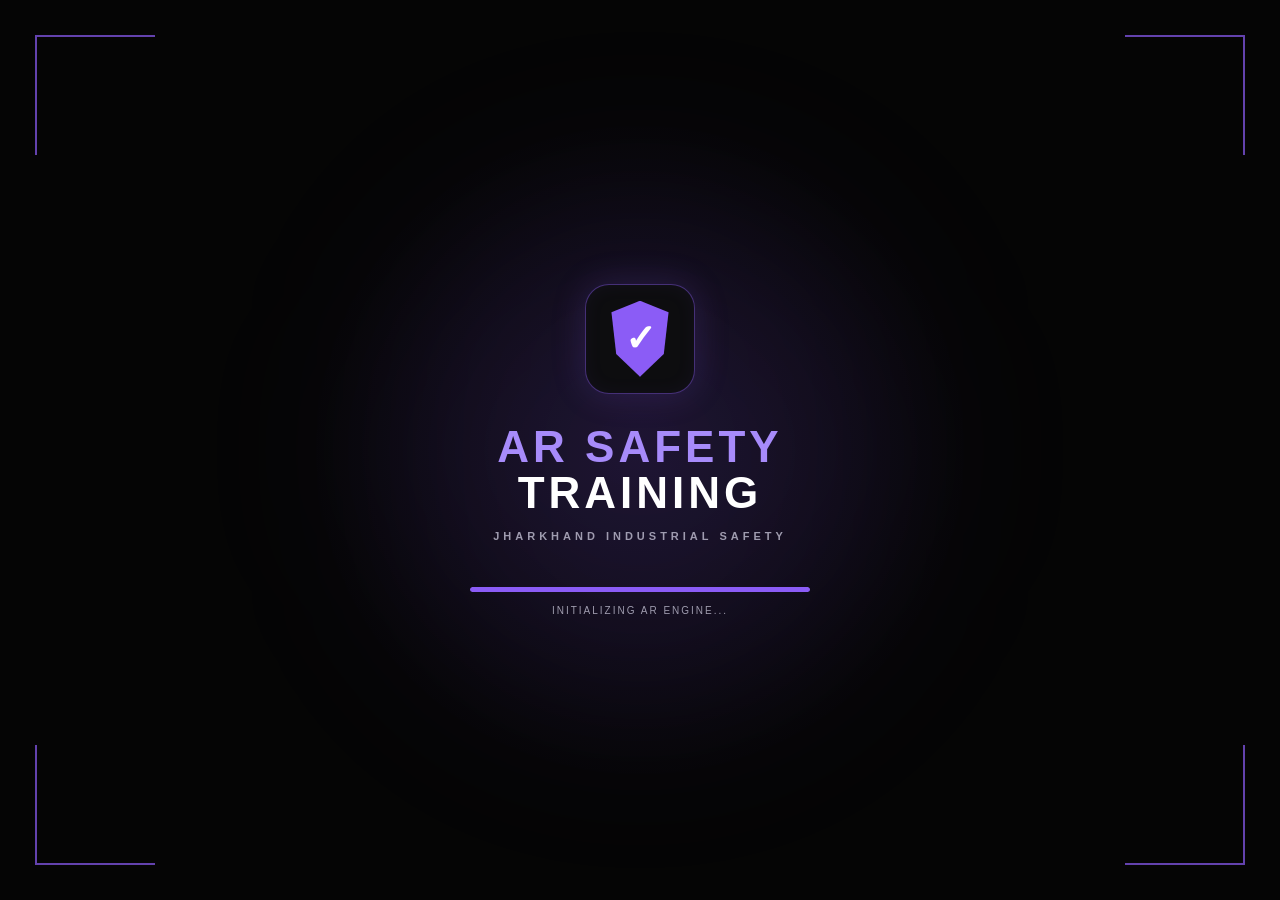
<file: index.html>
<!DOCTYPE html>
<html lang="en">

<head>

    <meta charset="UTF-8">

    <meta name="viewport"
          content="width=device-width, initial-scale=1.0">

    <title>AR Safety Training</title>
    
    <link rel="stylesheet" href="splash.css">

</head>


<body>

<div class="splash-container">

    <!-- CORNER DESIGN -->

    <div class="corner top-left"></div>
    <div class="corner top-right"></div>

    <div class="corner bottom-left"></div>
    <div class="corner bottom-right"></div>


    <!-- SHIELD -->

    <div class="shield-box">

        <div class="shield">
            ✓
        </div>

    </div>


    <!-- TITLE -->

    <h1>

        <span>AR SAFETY</span><br>

        TRAINING

    </h1>


    <p class="subtitle">
        JHARKHAND INDUSTRIAL SAFETY
    </p>


    <!-- PROGRESS -->

    <div class="progress-container">

        <div class="progress-bar"></div>

    </div>


    <p class="loading-text">
        INITIALIZING AR ENGINE...
    </p>

</div>


<script>

    setTimeout(function () {

        window.location.href = "auth.html";

    }, 10000);

</script>


</body>

</html>
</file>
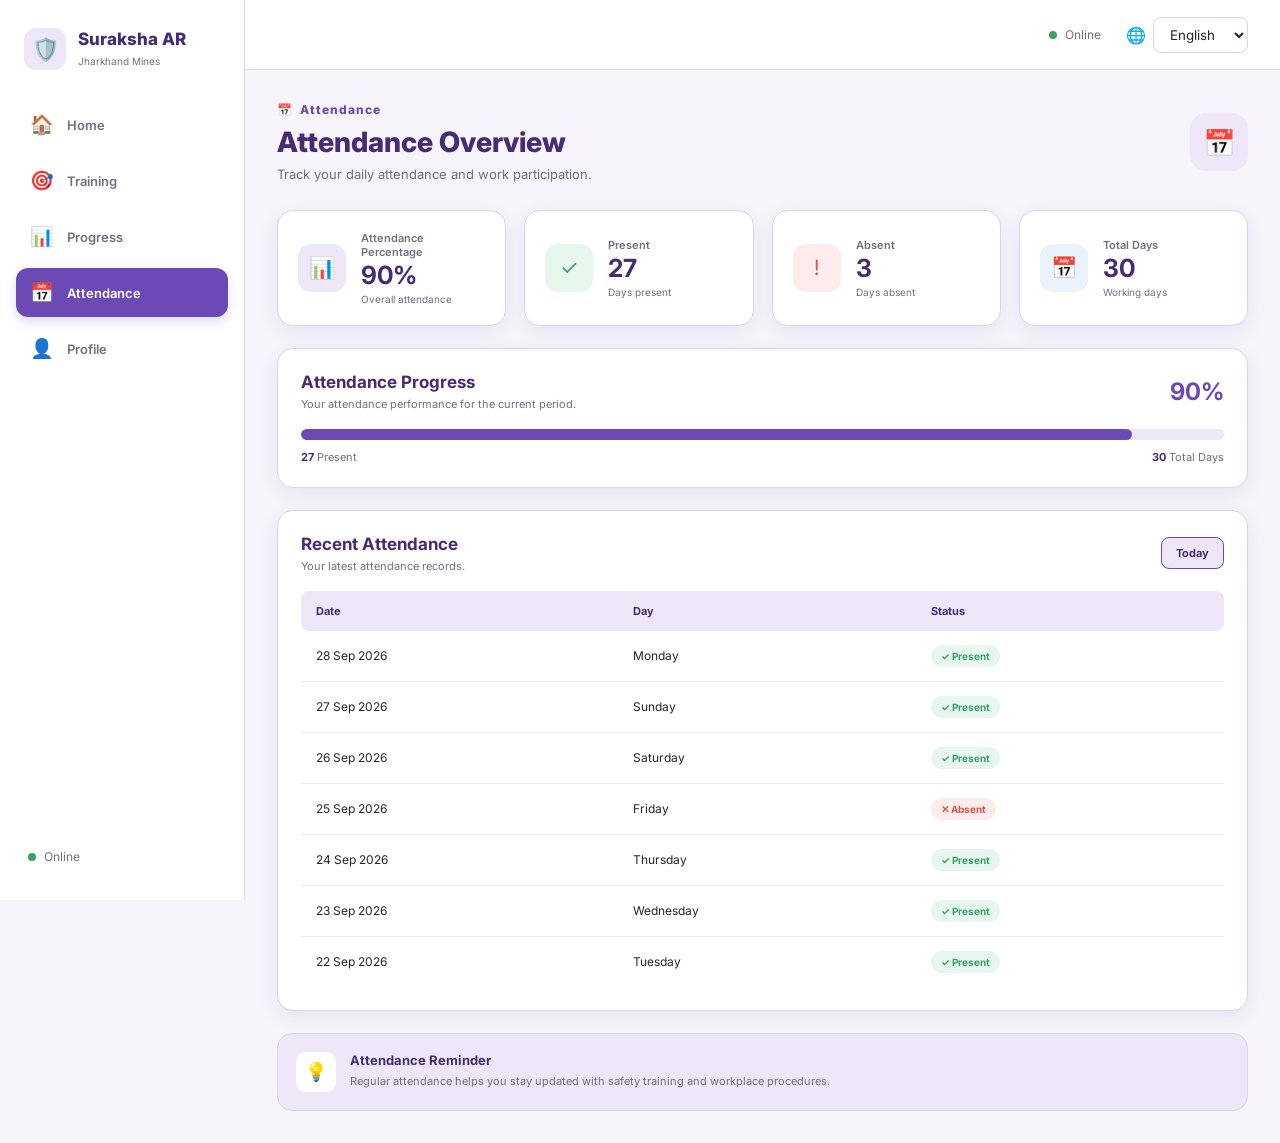
<file: attendance.html>
<!DOCTYPE html>
<html lang="en">

<head>
    <meta charset="UTF-8">
    <meta name="viewport" content="width=device-width, initial-scale=1.0">

    <title>AR SAFETY TRAINING - Attendance</title>
    
    <link rel="stylesheet" href="attendance.css">

    <link
        href="https://fonts.googleapis.com/css2?family=Inter:wght@400;500;600;700;800&display=swap"
        rel="stylesheet">
</head>

<body>

    <!-- ================= SIDEBAR ================= -->

    <aside class="sidebar">

        <div class="logo-area">
            <div class="logo-icon">🛡️</div>

            <div>
                <h2>Suraksha AR</h2>
                <span>Jharkhand Mines</span>
            </div>
        </div>

        <nav class="side-nav">

            <button id="sideHome">
                <span>🏠</span>
                <small data-i18n="home">Home</small>
            </button>

            <button id="sideTraining">
                <span>🎯</span>
                <small data-i18n="training">Training</small>
            </button>

            <button id="sideProgress">
                <span>📊</span>
                <small data-i18n="progress">Progress</small>
            </button>

            <button id="sideAttendance" class="active">
                <span>📅</span>
                <small data-i18n="attendance">Attendance</small>
            </button>

            <button id="sideProfile">
                <span>👤</span>
                <small data-i18n="profile">Profile</small>
            </button>

        </nav>

        <div class="sidebar-bottom">

            <div class="sidebar-status">
                <span class="status-dot"></span>
                <span data-i18n="online">Online</span>
            </div>

        </div>

    </aside>


    <!-- ================= MAIN AREA ================= -->

    <main class="main-content">

        <!-- TOP BAR -->

        <header class="topbar">

            <div class="mobile-page-title">
                <span>📅</span>
                <span data-i18n="attendance">Attendance</span>
            </div>

            <div class="topbar-right">

                <div class="connection-status">
                    <span class="status-dot"></span>
                    <span data-i18n="online">Online</span>
                </div>

                <div class="language-box">

                    <span>🌐</span>

                    <select id="languageSelect">

                        <option value="en">English</option>
                        <option value="hi">हिन्दी</option>
                        <option value="sat">Santhali</option>

                    </select>

                </div>

            </div>

        </header>


        <!-- ================= PAGE CONTENT ================= -->

        <section class="page-content">

            <!-- PAGE HEADER -->

            <div class="page-header">

                <div>

                    <p class="page-label">
                        <span>📅</span>
                        <span data-i18n="attendance">ATTENDANCE</span>
                    </p>

                    <h1 data-i18n="attendanceOverview">
                        Attendance Overview
                    </h1>

                    <p data-i18n="trackYourAttendance">
                        Track your daily attendance and work participation.
                    </p>

                </div>

                <div class="calendar-icon">
                    📅
                </div>

            </div>


            <!-- ================= SUMMARY CARDS ================= -->

            <div class="attendance-summary">

                <!-- ATTENDANCE PERCENTAGE -->

                <div class="summary-card percentage-card">

                    <div class="summary-icon purple-icon">
                        📊
                    </div>

                    <div class="summary-info">

                        <span data-i18n="attendancePercentage">
                            Attendance Percentage
                        </span>

                        <strong id="attendancePercentage">
                            90%
                        </strong>

                        <small data-i18n="overallAttendance">
                            Overall attendance
                        </small>

                    </div>

                </div>


                <!-- PRESENT -->

                <div class="summary-card">

                    <div class="summary-icon green-icon">
                        ✓
                    </div>

                    <div class="summary-info">

                        <span data-i18n="present">
                            Present
                        </span>

                        <strong id="presentDays">
                            27
                        </strong>

                        <small data-i18n="daysPresent">
                            Days present
                        </small>

                    </div>

                </div>


                <!-- ABSENT -->

                <div class="summary-card">

                    <div class="summary-icon red-icon">
                        !
                    </div>

                    <div class="summary-info">

                        <span data-i18n="absent">
                            Absent
                        </span>

                        <strong id="absentDays">
                            3
                        </strong>

                        <small data-i18n="daysAbsent">
                            Days absent
                        </small>

                    </div>

                </div>


                <!-- TOTAL DAYS -->

                <div class="summary-card">

                    <div class="summary-icon blue-icon">
                        📅
                    </div>

                    <div class="summary-info">

                        <span data-i18n="totalDays">
                            Total Days
                        </span>

                        <strong id="totalDays">
                            30
                        </strong>

                        <small data-i18n="workingDays">
                            Working days
                        </small>

                    </div>

                </div>

            </div>


            <!-- ================= ATTENDANCE PROGRESS ================= -->

            <div class="attendance-progress-card">

                <div class="section-title">

                    <div>

                        <h2 data-i18n="attendanceProgress">
                            Attendance Progress
                        </h2>

                        <p data-i18n="attendanceProgressDescription">
                            Your attendance performance for the current period.
                        </p>

                    </div>

                    <strong id="progressPercentage">
                        90%
                    </strong>

                </div>

                <div class="progress-track">

                    <div
                        class="progress-fill"
                        id="attendanceProgressBar"
                        style="width: 90%;">
                    </div>

                </div>

                <div class="progress-labels">

                    <span>
                        <b id="progressPresent">27</b>
                        <span data-i18n="presentDaysLabel"> Present</span>
                    </span>

                    <span>
                        <b id="progressTotal">30</b>
                        <span data-i18n="totalDaysLabel"> Total Days</span>
                    </span>

                </div>

            </div>


            <!-- ================= RECENT ATTENDANCE ================= -->

            <div class="attendance-history-card">

                <div class="history-header">

                    <div>

                        <h2 data-i18n="recentAttendance">
                            Recent Attendance
                        </h2>

                        <p data-i18n="recentAttendanceDescription">
                            Your latest attendance records.
                        </p>

                    </div>

                    <button
                        class="today-btn"
                        id="todayBtn"
                        data-i18n="today">
                        Today
                    </button>

                </div>


                <div class="attendance-table-wrapper">

                    <table class="attendance-table">

                        <thead>

                            <tr>

                                <th data-i18n="date">
                                    Date
                                </th>

                                <th data-i18n="day">
                                    Day
                                </th>

                                <th data-i18n="status">
                                    Status
                                </th>

                            </tr>

                        </thead>

                        <tbody id="attendanceTableBody">

                            <!-- JS will insert records -->

                        </tbody>

                    </table>

                </div>

            </div>


            <!-- ================= ATTENDANCE NOTE ================= -->

            <div class="attendance-note">

                <div class="note-icon">
                    💡
                </div>

                <div>

                    <h3 data-i18n="attendanceNoteTitle">
                        Attendance Reminder
                    </h3>

                    <p data-i18n="attendanceNote">
                        Regular attendance helps you stay updated with safety
                        training and workplace procedures.
                    </p>

                </div>

            </div>

        </section>

    </main>


    <!-- ================= MOBILE NAV ================= -->

    <nav class="mobile-nav">

        <button id="mobileHome">

            <span>🏠</span>

            <small data-i18n="home">
                Home
            </small>

        </button>


        <button id="mobileTraining">

            <span>🎯</span>

            <small data-i18n="training">
                Training
            </small>

        </button>


        <button id="mobileProgress">

            <span>📊</span>

            <small data-i18n="progress">
                Progress
            </small>

        </button>


        <button id="mobileAttendance" class="active">

            <span>📅</span>

            <small data-i18n="attendance">
                Attendance
            </small>

        </button>


        <button id="mobileProfile">

            <span>👤</span>

            <small data-i18n="profile">
                Profile
            </small>

        </button>

    </nav>


    <!-- ================= SCRIPTS ================= -->

    <script src="attendance.js"></script>
    <script src="language-system.js"></script>

</body>

</html>
</file>
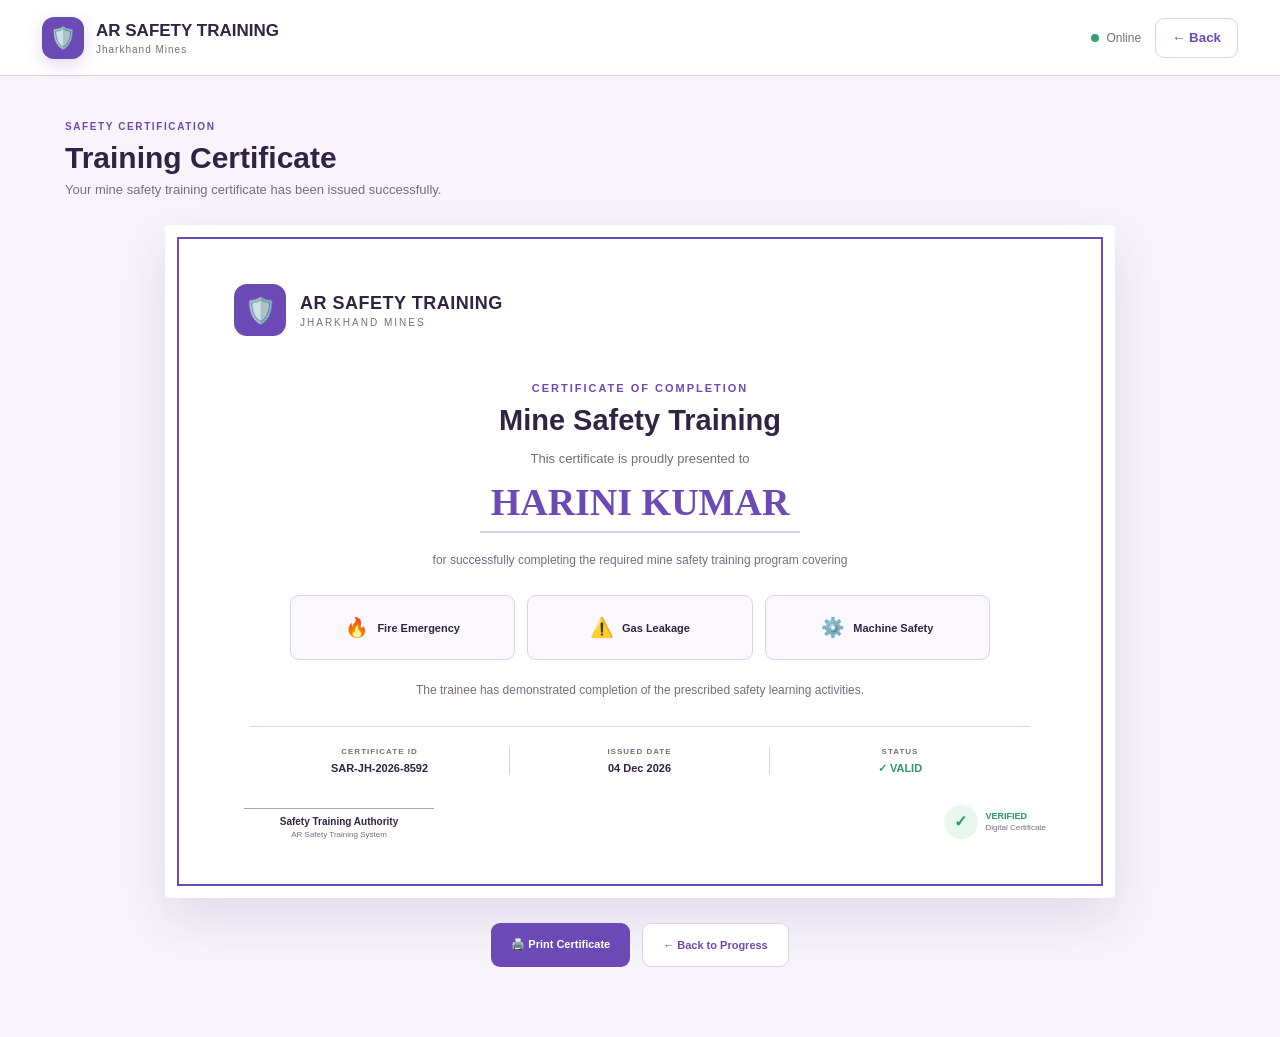
<file: certificate.html>
<!DOCTYPE html>
<html lang="en">

<head>
    <meta charset="UTF-8">
    <meta name="viewport" content="width=device-width, initial-scale=1.0">

    <title>Safety Certificate - AR Safety Training</title>

    <link rel="stylesheet" href="certificate.css">
</head>

<body>

<div class="app">

    <!-- TOP BAR -->
    <header class="topbar">

        <div class="brand">
            <div class="brand-icon">🛡️</div>

            <div>
                <h1>AR SAFETY TRAINING</h1>
                <span>Jharkhand Mines</span>
            </div>
        </div>

        <div class="top-actions">

            <div class="online-status">
                <span></span>
                Online
            </div>

            <button class="back-btn" onclick="goBack()">
                ← Back
            </button>

        </div>

    </header>


    <!-- MAIN -->
    <main class="main-content">

        <div class="page-heading">

            <span>SAFETY CERTIFICATION</span>

            <h2>Training Certificate</h2>

            <p>
                Your mine safety training certificate has been issued successfully.
            </p>

        </div>


        <!-- CERTIFICATE -->
        <section class="certificate-wrapper">

            <div class="certificate">

                <div class="certificate-border">

                    <!-- HEADER -->
                    <div class="certificate-header">

                        <div class="shield">
                            🛡️
                        </div>

                        <div>
                            <h1>AR SAFETY TRAINING</h1>
                            <p>JHARKHAND MINES</p>
                        </div>

                    </div>


                    <div class="certificate-title">

                        <span>CERTIFICATE OF COMPLETION</span>

                        <h2>Mine Safety Training</h2>

                        <p>
                            This certificate is proudly presented to
                        </p>

                    </div>


                    <!-- NAME -->
                    <div class="worker-name" id="workerName">
                        Ramesh Murmu
                    </div>


                    <p class="certificate-text">

                        for successfully completing the required
                        mine safety training program covering

                    </p>


                    <!-- MODULES -->
                    <div class="modules">

                        <div class="module">
                            <span>🔥</span>
                            <strong>Fire Emergency</strong>
                        </div>

                        <div class="module">
                            <span>⚠️</span>
                            <strong>Gas Leakage</strong>
                        </div>

                        <div class="module">
                            <span>⚙️</span>
                            <strong>Machine Safety</strong>
                        </div>

                    </div>


                    <p class="certificate-text bottom-text">

                        The trainee has demonstrated completion of the
                        prescribed safety learning activities.

                    </p>


                    <!-- DETAILS -->
                    <div class="certificate-details">

                        <div>
                            <span>CERTIFICATE ID</span>
                            <strong id="certificateId">
                                SAR-JH-2026-001
                            </strong>
                        </div>

                        <div>
                            <span>ISSUED DATE</span>
                            <strong id="issuedDate">
                                --
                            </strong>
                        </div>

                        <div>
                            <span>STATUS</span>
                            <strong class="valid">
                                ✓ VALID
                            </strong>
                        </div>

                    </div>


                    <!-- SIGNATURE -->
                    <div class="certificate-footer">

                        <div class="signature">
                            <div class="signature-line"></div>
                            <strong>Safety Training Authority</strong>
                            <span>AR Safety Training System</span>
                        </div>

                        <div class="verified">
                            <div class="verified-icon">✓</div>

                            <div>
                                <strong>VERIFIED</strong>
                                <span>Digital Certificate</span>
                            </div>
                        </div>

                    </div>

                </div>

            </div>


            <!-- ACTIONS -->
            <div class="certificate-actions">

                <button class="primary-btn" onclick="printCertificate()">
                    🖨️ Print Certificate
                </button>

                <button class="secondary-btn" onclick="goBack()">
                    ← Back to Progress
                </button>

            </div>

        </section>

    </main>

</div>


<script src="certificate.js"></script>

</body>
</html>
</file>
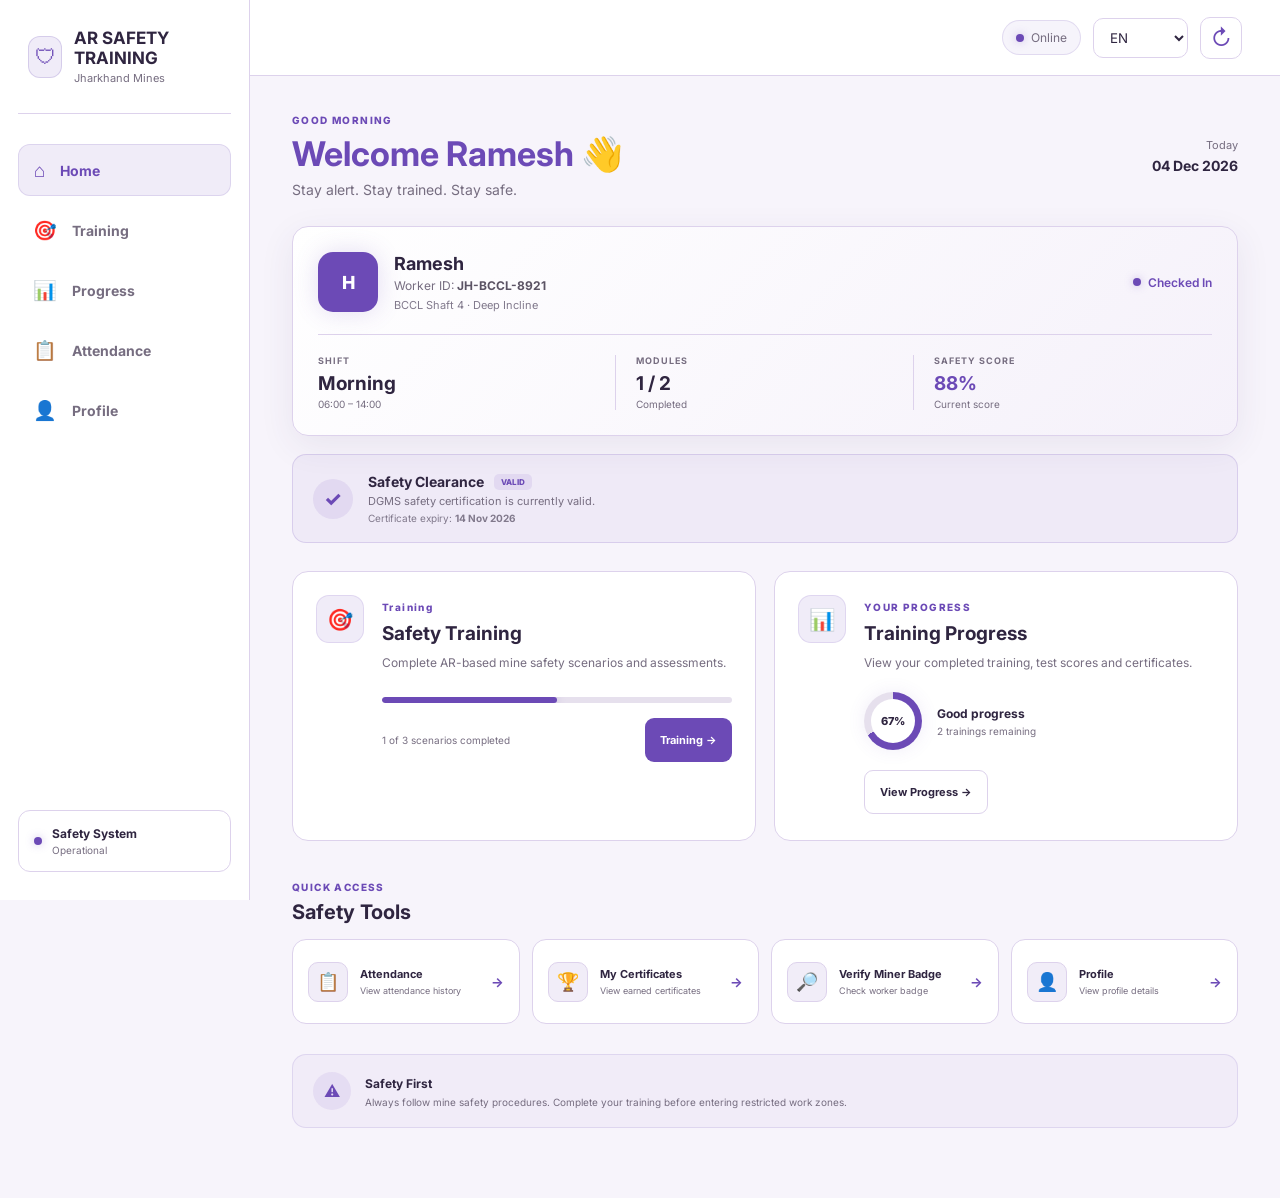
<file: home.html>
<!DOCTYPE html>
<html lang="en">

<head>

    <meta charset="UTF-8">
    <meta name="viewport" content="width=device-width, initial-scale=1.0">

    <title>AR SAFETY TRAINING - Jharkhand Mines</title>

    <link rel="stylesheet" href="home.css">

    <link rel="preconnect" href="https://fonts.googleapis.com">
    <link rel="preconnect" href="https://fonts.gstatic.com" crossorigin>

    <link
        href="https://fonts.googleapis.com/css2?family=Inter:wght@400;500;600;700;800&display=swap"
        rel="stylesheet">

</head>

<body>

<div class="app">


    <!-- ================= SIDEBAR ================= -->

    <aside class="sidebar">

        <div class="sidebar-logo">

            <div class="brand-icon">🛡</div>

            <div>
                <strong>AR SAFETY TRAINING</strong>
                <span>Jharkhand Mines</span>
            </div>

        </div>


        <nav class="side-nav">

            <button class="nav-item active" id="sideHome">

                <span>⌂</span>

                <strong data-i18n="home">
                    Home
                </strong>

            </button>


            <button class="nav-item" id="sideTraining">

                <span>🎯</span>

                <strong data-i18n="training">
                    Training
                </strong>

            </button>


            <button class="nav-item" id="sideProgress">

                <span>📊</span>

                <strong data-i18n="progress">
                    Progress
                </strong>

            </button>


            <button class="nav-item" id="sideAttendance">

                <span>📋</span>

                <strong data-i18n="attendance">
                    Attendance
                </strong>

            </button>


            <button class="nav-item" id="sideProfile">

                <span>👤</span>

                <strong data-i18n="profile">
                    Profile
                </strong>

            </button>

        </nav>


        <div class="sidebar-bottom">

            <div class="sidebar-safety">

                <span class="status-dot purple"></span>

                <div>

                    <strong>
                        Safety System
                    </strong>

                    <small>
                        Operational
                    </small>

                </div>

            </div>

        </div>

    </aside>



    <!-- ================= TOP BAR ================= -->

    <header class="topbar">

        <div class="brand">

            <div class="brand-icon">
                🛡
            </div>

            <div>

                <h1>
                    AR SAFETY TRAINING
                </h1>

                <span>
                    Jharkhand Mines
                </span>

            </div>

        </div>


        <div class="top-actions">

            <div
                class="connection-status"
                id="connectionStatus">

                <span class="status-dot purple"></span>

                <span
                    id="connectionText"
                    data-i18n="online">
                    Online
                </span>

            </div>


            <select
                id="languageSelect"
                class="language-select"
                title="Language">

                <option value="en">
                    EN
                </option>

                <option value="hi">
                    हिन्दी
                </option>

                <option value="sat">
                    ᱥᱟᱱᱛᱟᱲᱤ
                </option>

            </select>


            <button
                class="sync-btn"
                id="syncBtn"
                title="Sync">

                ↻

            </button>

        </div>

    </header>



    <!-- ================= MAIN CONTENT ================= -->

    <main class="main-content">


        <!-- ================= WELCOME ================= -->

        <section class="welcome-section">

            <div>

                <p class="small-label">
                    GOOD MORNING
                </p>


                <h2>

                    <span data-i18n="welcome">
                        Welcome
                    </span>

                    <span id="workerName">
                        Ramesh
                    </span>

                    👋

                </h2>


                <p class="welcome-text">

                    Stay alert. Stay trained. Stay safe.

                </p>

            </div>


            <div class="date-box">

                <span>
                    Today
                </span>

                <strong id="currentDate">
                    --
                </strong>

            </div>

        </section>



        <!-- ================= PROFILE ================= -->

        <section class="profile-card">

            <div class="profile-header">


                <div class="avatar">
                    H
                </div>


                <div class="worker-info">

                    <h3 id="profileName">
                        Ramesh 
                    </h3>


                    <p>

                        Worker ID:
                        <strong>
                            JH-BCCL-8921
                        </strong>

                    </p>


                    <span>
                        BCCL Shaft 4 · Deep Incline
                    </span>

                </div>


                <div class="checked-status">

                    <span class="status-dot purple"></span>

                    Checked In

                </div>

            </div>



            <div class="profile-details">


                <div class="detail-box">

                    <span>
                        SHIFT
                    </span>

                    <strong>
                        Morning
                    </strong>

                    <small>
                        06:00 – 14:00
                    </small>

                </div>



                <div class="detail-box">

                    <span>
                        MODULES
                    </span>

                    <strong>
                        1 / 2
                    </strong>

                    <small data-i18n="completed">
                        Completed
                    </small>

                </div>



                <div class="detail-box">

                    <span>
                        SAFETY SCORE
                    </span>

                    <strong class="score">
                        88%
                    </strong>

                    <small>
                        Current score
                    </small>

                </div>

            </div>

        </section>



        <!-- ================= SAFETY CLEARANCE ================= -->

        <section class="clearance-card">


            <div class="clearance-icon">
                ✓
            </div>


            <div class="clearance-content">


                <div class="clearance-title">

                    <h3>
                        Safety Clearance
                    </h3>

                    <span>
                        VALID
                    </span>

                </div>


                <p>
                    DGMS safety certification is currently valid.
                </p>


                <small>

                    Certificate expiry:
                    <strong>
                        14 Nov 2026
                    </strong>

                </small>

            </div>

        </section>



        <!-- ================= DASHBOARD ================= -->

        <section class="dashboard-grid">


            <!-- ================= TRAINING ================= -->

            <article class="dashboard-card">


                <div class="card-icon purple-icon">
                    🎯
                </div>


                <div class="card-content">


                    <span class="card-label">

                        <span data-i18n="training">
                            TRAINING
                        </span>

                    </span>


                    <h3 data-i18n="safetyTraining">
                        Safety Training
                    </h3>


                    <p>
                        Complete AR-based mine safety scenarios
                        and assessments.
                    </p>


                    <div class="progress-line">

                        <div
                            class="progress-fill"
                            style="width:50%;">

                        </div>

                    </div>


                    <div class="card-footer">


                        <span>
                            1 of 3 scenarios completed
                        </span>


                        <button
                            class="primary-btn"
                            id="trainingBtn">

                            <span data-i18n="training">
                                Open Training
                            </span>

                            →

                        </button>

                    </div>

                </div>

            </article>



            <!-- ================= PROGRESS ================= -->

            <article class="dashboard-card">


                <div class="card-icon purple-icon">
                    📊
                </div>


                <div class="card-content">


                    <span class="card-label">

                        YOUR PROGRESS

                    </span>


                    <h3 data-i18n="trainingProgress">

                        Training Progress

                    </h3>


                    <p>

                        View your completed training,
                        test scores and certificates.

                    </p>


                    <div class="progress-summary">


                        <div class="circle-progress">

                            <span>
                                67%
                            </span>

                        </div>


                        <div>

                            <strong>
                                Good progress
                            </strong>

                            <small>
                                2 trainings remaining
                            </small>

                        </div>

                    </div>


                    <button
                        class="secondary-btn"
                        id="progressBtn">

                        <span>
                            View Progress
                        </span>

                        →

                    </button>

                </div>

            </article>

        </section>



        <!-- ================= QUICK ACCESS ================= -->

        <section class="section-block">


            <div class="section-heading">

                <div>

                    <span class="card-label">
                        QUICK ACCESS
                    </span>

                    <h2>
                        Safety Tools
                    </h2>

                </div>

            </div>



            <div class="quick-grid">


                <!-- ATTENDANCE -->

                <button
                    class="quick-card"
                    id="attendanceBtn">


                    <div class="quick-icon">
                        📋
                    </div>


                    <div>

                        <strong data-i18n="attendance">
                            Attendance
                        </strong>

                        <span>
                            View attendance history
                        </span>

                    </div>


                    <b>
                        →
                    </b>

                </button>



                <!-- CERTIFICATES -->

                <button
                    class="quick-card"
                    id="certificateBtn">


                    <div class="quick-icon">
                        🏆
                    </div>


                    <div>

                        <strong>
                            My Certificates
                        </strong>

                        <span>
                            View earned certificates
                        </span>

                    </div>


                    <b>
                        →
                    </b>

                </button>



                <!-- BADGE -->

                <button
                    class="quick-card"
                    id="badgeBtn">


                    <div class="quick-icon">
                        🔎
                    </div>


                    <div>

                        <strong>
                            Verify Miner Badge
                        </strong>

                        <span>
                            Check worker badge
                        </span>

                    </div>


                    <b>
                        →
                    </b>

                </button>



                <!-- PROFILE -->

                <button
                    class="quick-card"
                    id="profileBtn">


                    <div class="quick-icon">
                        👤
                    </div>


                    <div>

                        <strong data-i18n="profile">
                            My Profile
                        </strong>

                        <span>
                            View profile details
                        </span>

                    </div>


                    <b>
                        →
                    </b>

                </button>

            </div>

        </section>



        <!-- ================= SAFETY MESSAGE ================= -->

        <section class="safety-message">


            <div class="message-icon">
                ⚠
            </div>


            <div>

                <strong>
                    Safety First
                </strong>


                <p>

                    Always follow mine safety procedures.
                    Complete your training before entering
                    restricted work zones.

                </p>

            </div>

        </section>

    </main>



    <!-- ================= MOBILE BOTTOM NAV ================= -->

    <nav class="bottom-nav">


        <button
            class="bottom-item active"
            id="mobileHome">

            <span>
                ⌂
            </span>

            <small data-i18n="home">
                Home
            </small>

        </button>


        <button
            class="bottom-item"
            id="mobileTraining">

            <span>
                🎯
            </span>

            <small data-i18n="training">
                Training
            </small>

        </button>


        <button
            class="bottom-item"
            id="mobileProgress">

            <span>
                📊
            </span>

            <small data-i18n="progress">
                Progress
            </small>

        </button>


        <button
            class="bottom-item"
            id="mobileProfile">

            <span>
                👤
            </span>

            <small data-i18n="profile">
                Profile
            </small>

        </button>

    </nav>



    <!-- ================= SYNC LOADER ================= -->

    <div
        class="sync-overlay"
        id="syncOverlay">


        <div class="sync-loader">


            <div class="loader"></div>


            <strong>
                Syncing data...
            </strong>


            <span>
                Please wait
            </span>

        </div>

    </div>

</div>



<!-- HOME JAVASCRIPT -->

<script src="home.js"></script>


<!-- COMMON LANGUAGE SYSTEM -->

<script src="language-system.js"></script>


</body>
</html>
</file>
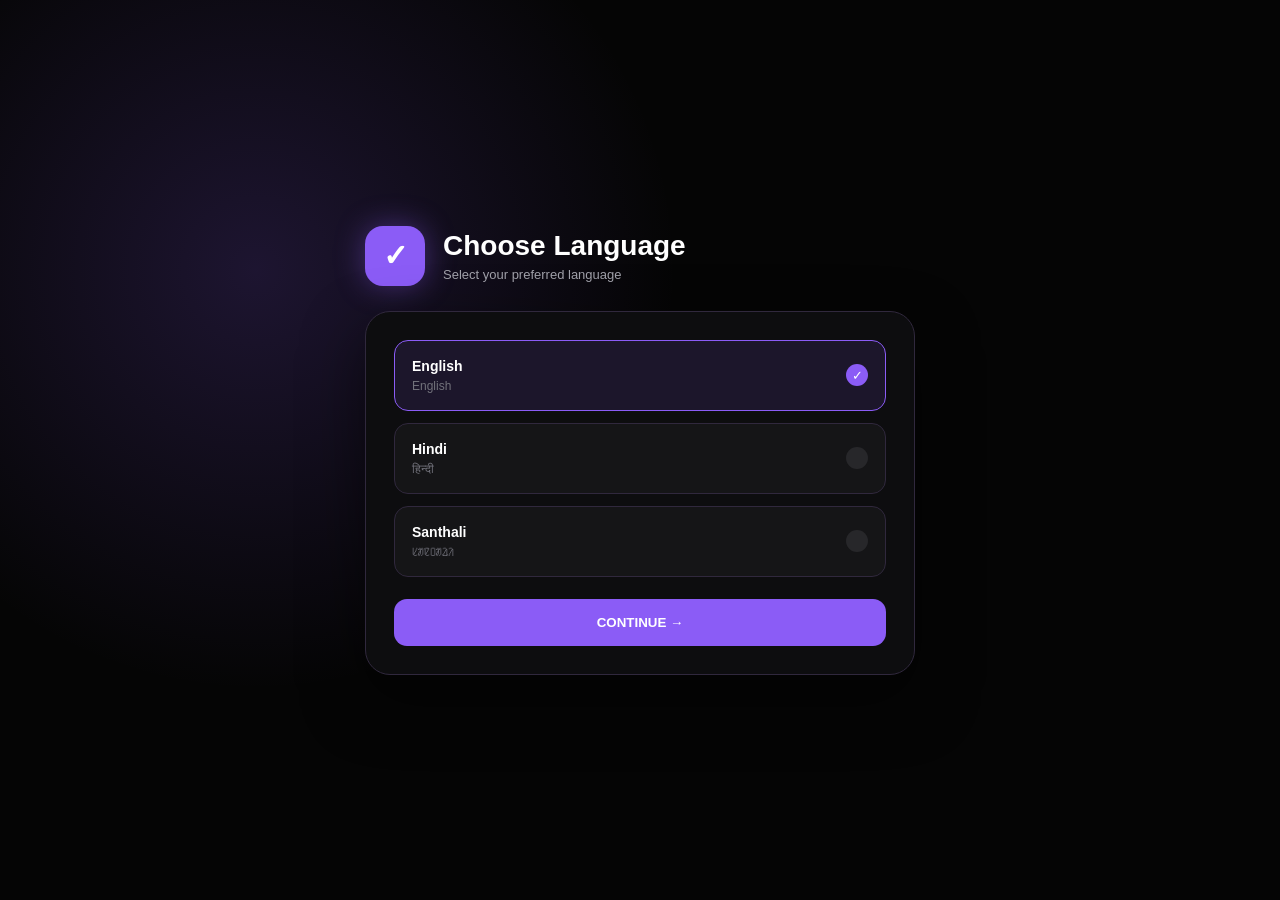
<file: language.html>
<!DOCTYPE html>
<html lang="en">

<head>
    <meta charset="UTF-8">
    <meta name="viewport" content="width=device-width, initial-scale=1.0">

    <title>Choose Language</title>
    
    <link rel="stylesheet" href="language.css">
</head>

<body>

<div class="language-page">

    <div class="language-header">
        <div class="language-logo">✓</div>

        <div>
            <h1>Choose Language</h1>
            <p>Select your preferred language</p>
        </div>
    </div>


    <div class="language-card">

        <button class="language-option selected"
                data-language="en">

            <div>
                <strong>English</strong>
                <small>English</small>
            </div>

            <span>✓</span>

        </button>


        <button class="language-option"
                data-language="hi">

            <div>
                <strong>Hindi</strong>
                <small>हिन्दी</small>
            </div>

            <span>✓</span>

        </button>


        <button class="language-option"
                data-language="sat">

            <div>
                <strong>Santhali</strong>
                <small>ᱥᱟᱱᱛᱟᱲᱤ</small>
            </div>

            <span>✓</span>

        </button>


        <button class="continue-btn"
                onclick="continueToHome()">

            CONTINUE →
            
        </button>

    </div>

</div>

<script src="language.js"></script>

</body>
</html>
</file>
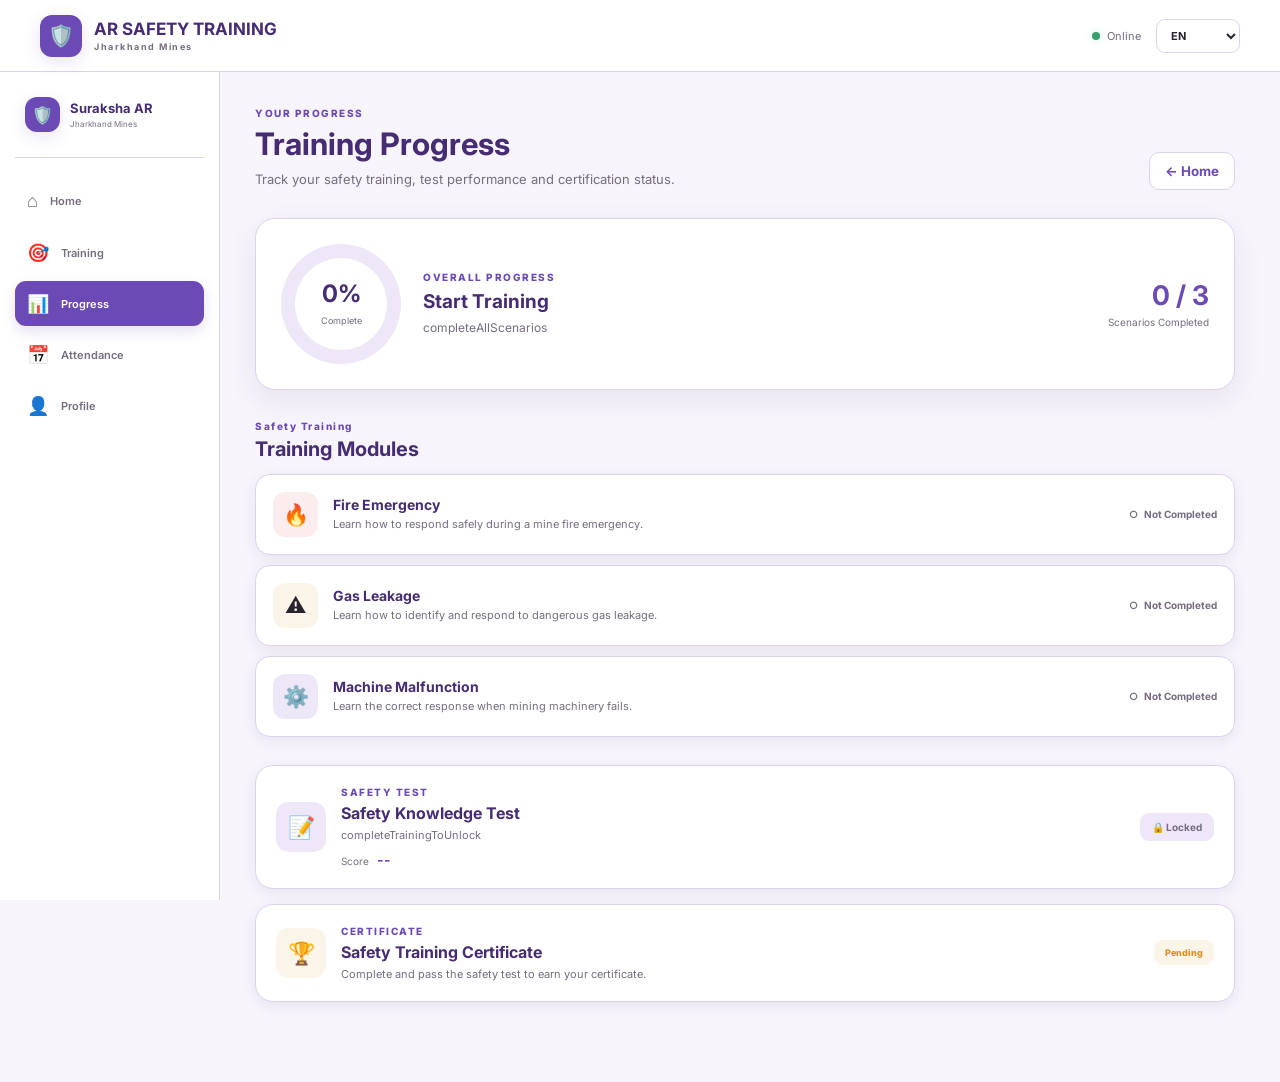
<file: progress.html>
<!DOCTYPE html>
<html lang="en">

<head>

    <meta charset="UTF-8">
    <meta name="viewport" content="width=device-width, initial-scale=1.0">

    <title>AR SAFETY TRAINING - Progress</title>
    
    <link rel="stylesheet" href="progress.css">

    <link rel="preconnect" href="https://fonts.googleapis.com">
    <link rel="preconnect" href="https://fonts.gstatic.com" crossorigin>

    <link
        href="https://fonts.googleapis.com/css2?family=Inter:wght@400;500;600;700;800&display=swap"
        rel="stylesheet">

</head>


<body>


<div class="app">


    <!-- ================= TOP BAR ================= -->

    <header class="topbar">

        <div class="brand">

            <div class="brand-icon">
                🛡️
            </div>

            <div>

                <h1>AR SAFETY TRAINING</h1>

                <span>Jharkhand Mines</span>

            </div>

        </div>


        <div class="top-actions">

            <div
                class="connection-status"
                id="connectionStatus">

                <span class="status-dot"></span>

                <span id="connectionText" data-i18n="online">
                    Online
                </span>

            </div>


            <select
                id="languageSelect"
                class="language-select">

                <option value="en">
                    EN
                </option>

                <option value="hi">
                    हिन्दी
                </option>

                <option value="sat">
                    ᱥᱟᱱᱛᱟᱲᱤ
                </option>

            </select>

        </div>

    </header>



    <!-- ================= MAIN ================= -->

    <main class="main-content">


        <!-- ================= PAGE HEADER ================= -->

        <section class="page-header">

            <div>

                <span
                    class="small-label"
                    data-i18n="yourProgress">

                    YOUR PROGRESS

                </span>


                <h2 data-i18n="trainingProgress">

                    Training Progress

                </h2>


                <p data-i18n="trackYourSafetyProgress">

                    Track your safety training,
                    test performance and certification status.

                </p>

            </div>


            <button
                class="back-btn"
                id="backHomeBtn">

                ←
                <span data-i18n="home">
                    Home
                </span>

            </button>

        </section>



        <!-- ================= OVERALL PROGRESS ================= -->

        <section class="overview-card">


            <div class="overview-left">

                <div class="progress-circle">

                    <div>

                        <strong id="progressPercentage">
                            0%
                        </strong>

                        <span data-i18n="complete">
                            Complete
                        </span>

                    </div>

                </div>


                <div class="overview-info">

                    <span
                        class="card-label"
                        data-i18n="overallProgress">

                        OVERALL PROGRESS

                    </span>


                    <h3
                        id="progressMessage"
                        data-i18n="startTraining">

                        Start your training

                    </h3>


                    <p
                        id="progressDescription"
                        data-i18n="completeAllScenarios">

                        Complete all three safety scenarios
                        to unlock the safety test.

                    </p>

                </div>

            </div>


            <div class="progress-count">

                <strong id="completedCount">
                    0 / 3
                </strong>

                <span data-i18n="scenariosCompleted">
                    Scenarios Completed
                </span>

            </div>

        </section>



        <!-- ================= TRAINING ================= -->

        <section class="section-block">


            <div class="section-heading">

                <div>

                    <span
                        class="card-label"
                        data-i18n="safetyTraining">

                        SAFETY TRAINING

                    </span>


                    <h3 data-i18n="trainingModules">

                        Training Modules

                    </h3>

                </div>

            </div>



            <div class="training-list">


                <!-- ================= FIRE ================= -->

                <article
                    class="training-item"
                    id="fireCard">

                    <div class="scenario-icon">
                        🔥
                    </div>


                    <div class="scenario-info">

                        <h4 data-i18n="fireEmergency">
                            Fire Emergency
                        </h4>

                        <p data-i18n="fireEmergencyDesc">
                            Learn how to respond safely
                            during a mine fire emergency.
                        </p>

                    </div>


                    <div
                        class="scenario-status"
                        id="fireStatus">

                        <span class="status-icon">
                            ○
                        </span>

                        <span
                            class="status-text"
                            data-i18n="notCompleted">

                            Not Completed

                        </span>

                    </div>

                </article>



                <!-- ================= GAS ================= -->

                <article
                    class="training-item"
                    id="gasCard">

                    <div class="scenario-icon gas">
                        ⚠️
                    </div>


                    <div class="scenario-info">

                        <h4 data-i18n="gasLeakage">
                            Gas Leakage
                        </h4>

                        <p data-i18n="gasLeakageDesc">
                            Learn how to identify and respond
                            to dangerous gas leakage.
                        </p>

                    </div>


                    <div
                        class="scenario-status"
                        id="gasStatus">

                        <span class="status-icon">
                            ○
                        </span>

                        <span
                            class="status-text"
                            data-i18n="notCompleted">

                            Not Completed

                        </span>

                    </div>

                </article>



                <!-- ================= MACHINE ================= -->

                <article
                    class="training-item"
                    id="machineCard">

                    <div class="scenario-icon machine">
                        ⚙️
                    </div>


                    <div class="scenario-info">

                        <h4 data-i18n="machineMalfunction">
                            Machine Malfunction
                        </h4>

                        <p data-i18n="machineMalfunctionDesc">
                            Learn the correct response
                            when mining machinery fails.
                        </p>

                    </div>


                    <div
                        class="scenario-status"
                        id="machineStatus">

                        <span class="status-icon">
                            ○
                        </span>

                        <span
                            class="status-text"
                            data-i18n="notCompleted">

                            Not Completed

                        </span>

                    </div>

                </article>


            </div>

        </section>



        <!-- ================= TEST ================= -->

        <section class="test-card">


            <div class="test-icon">
                📝
            </div>


            <div class="test-content">

                <span
                    class="card-label"
                    data-i18n="safetyTest">

                    SAFETY TEST

                </span>


                <h3 data-i18n="safetyKnowledgeTest">

                    Safety Knowledge Test

                </h3>


                <p
                    id="testDescription"
                    data-i18n="completeTrainingToUnlock">

                    Complete all training scenarios
                    to unlock the test.

                </p>


                <div class="test-result">

                    <span data-i18n="score">
                        Score
                    </span>

                    <strong id="testScore">
                        --
                    </strong>

                </div>

            </div>


            <div
                class="test-status"
                id="testStatus">

                <span
                    class="lock-icon"
                    id="testIcon">

                    🔒

                </span>

                <span
                    id="testStatusText"
                    data-i18n="locked">

                    Locked

                </span>

            </div>

        </section>



        <!-- ================= CERTIFICATE ================= -->

        <section class="certificate-card">


            <div class="certificate-icon">
                🏆
            </div>


            <div>

                <span
                    class="card-label"
                    data-i18n="certificate">

                    CERTIFICATE

                </span>


                <h3 data-i18n="safetyCertificate">

                    Safety Training Certificate

                </h3>


                <p
                    id="certificateText"
                    data-i18n="completeTestToEarn">

                    Complete and pass the safety test
                    to earn your certificate.

                </p>

            </div>


            <span
                class="certificate-status"
                id="certificateStatus"
                data-i18n="pending">

                Pending

            </span>

        </section>



    </main>



    <!-- ================= SIDEBAR ================= -->

    <aside class="sidebar">


        <div class="sidebar-logo">

            <div class="brand-icon">
                🛡️
            </div>

            <div>

                <strong>
                    Suraksha AR
                </strong>

                <span>
                    Jharkhand Mines
                </span>

            </div>

        </div>



        <nav>


            <!-- HOME -->

            <button id="sideHome">

                <span>⌂</span>

                <small data-i18n="home">
                    Home
                </small>

            </button>


            <!-- TRAINING -->

            <button id="sideTraining">

                <span>🎯</span>

                <small data-i18n="training">
                    Training
                </small>

            </button>


            <!-- PROGRESS -->

            <button
                class="active"
                id="sideProgress">

                <span>📊</span>

                <small data-i18n="progress">
                    Progress
                </small>

            </button>


            <!-- ATTENDANCE -->

            <button id="sideAttendance">

                <span>📅</span>

                <small data-i18n="attendance">
                    Attendance
                </small>

            </button>


            <!-- PROFILE -->

            <button id="sideProfile">

                <span>👤</span>

                <small data-i18n="profile">
                    Profile
                </small>

            </button>


        </nav>

    </aside>



    <!-- ================= MOBILE NAV ================= -->

    <nav class="mobile-nav">


        <!-- HOME -->

        <button id="mobileHome">

            <span>⌂</span>

            <small data-i18n="home">
                Home
            </small>

        </button>


        <!-- TRAINING -->

        <button id="mobileTraining">

            <span>🎯</span>

            <small data-i18n="training">
                Training
            </small>

        </button>


        <!-- PROGRESS -->

        <button
            class="active"
            id="mobileProgress">

            <span>📊</span>

            <small data-i18n="progress">
                Progress
            </small>

        </button>


        <!-- ATTENDANCE -->

        <button id="mobileAttendance">

            <span>📅</span>

            <small data-i18n="attendance">
                Attendance
            </small>

        </button>


        <!-- PROFILE -->

        <button id="mobileProfile">

            <span>👤</span>

            <small data-i18n="profile">
                Profile
            </small>

        </button>


    </nav>


</div>



<!-- ================= SCRIPTS ================= -->

<script src="progress.js"></script>

<script src="language-system.js"></script>


</body>

</html>
</file>
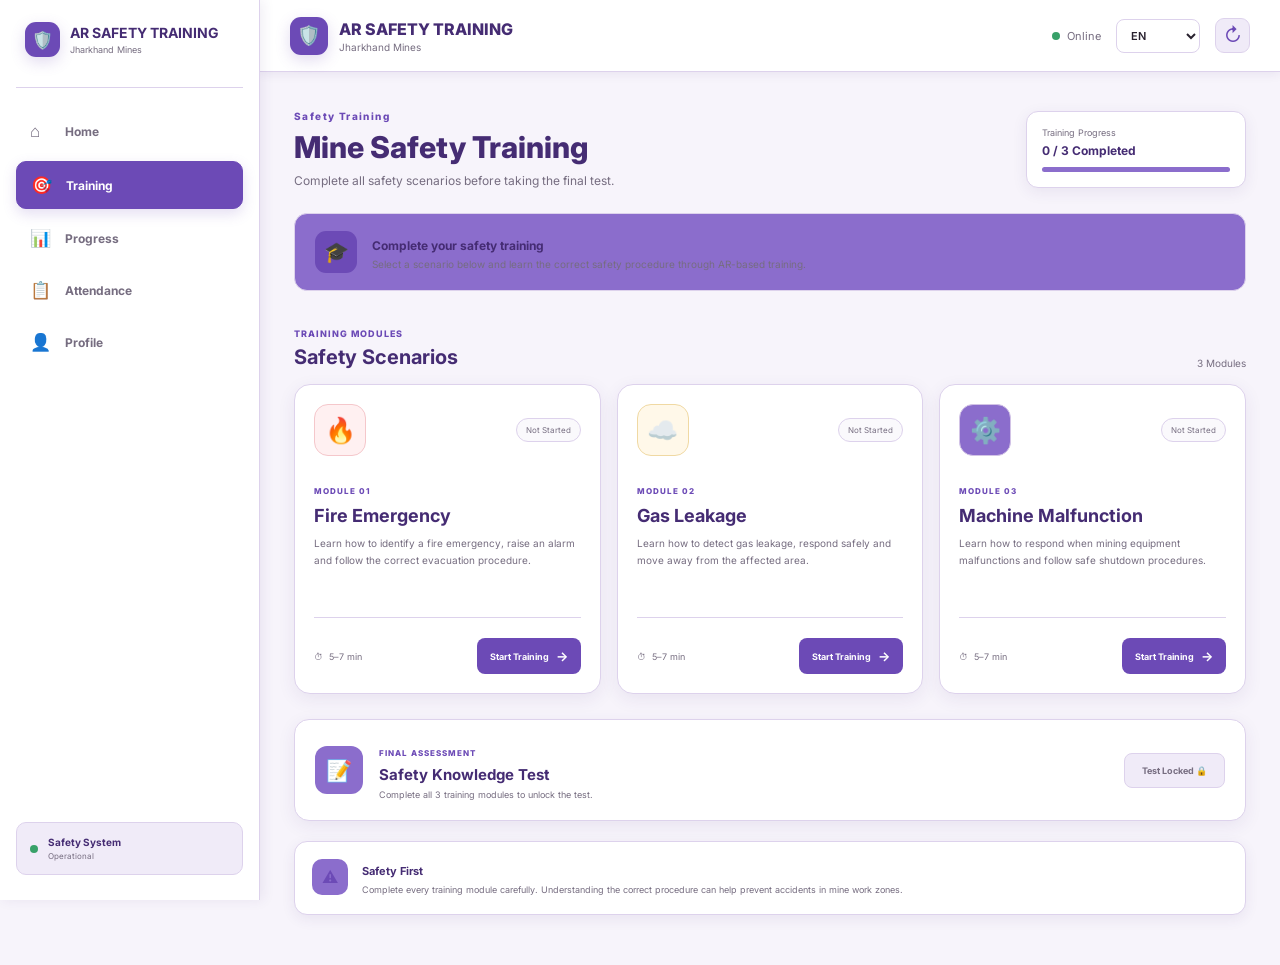
<file: test.html>
<!DOCTYPE html>
<html lang="en">

<head>

    <meta charset="UTF-8">

    <meta name="viewport"
          content="width=device-width, initial-scale=1.0">

    <title>Safety Test - AR SAFETY TRAINING</title>
    
    <link rel="stylesheet"
          href="test.css">

    <link rel="preconnect"
          href="https://fonts.googleapis.com">

    <link rel="preconnect"
          href="https://fonts.gstatic.com"
          crossorigin>

    <link href="https://fonts.googleapis.com/css2?family=Inter:wght@400;500;600;700;800&display=swap"
          rel="stylesheet">

</head>


<body>

<div class="app">


    <!-- ================= TOP BAR ================= -->

    <header class="topbar">

        <div class="brand">

            <div class="brand-icon">
                🛡️
            </div>

            <div>

                <h1>
                    Suraksha AR
                </h1>

                <span>
                    Jharkhand Mines
                </span>

            </div>

        </div>


        <div class="top-actions">

            <div class="connection-status">

                <span class="status-dot"></span>

                <span id="connectionText"
                      data-i18n="online">
                    Online
                </span>

            </div>


            <select id="languageSelect"
                    class="language-select">

                <option value="en">
                    EN
                </option>

                <option value="hi">
                    हिन्दी
                </option>

                <option value="sat">
                    ᱥᱟᱱᱛᱟᱲᱤ
                </option>

            </select>


            <button class="sync-btn"
                    id="syncBtn">

                ↻

            </button>

        </div>

    </header>



    <!-- ================= SIDEBAR ================= -->

    <aside class="sidebar">


        <div class="sidebar-logo">

            <div class="brand-icon">
                🛡️
            </div>

            <div>

                <strong>
                    AR SAFETY TRAINING
                </strong>

                <span>
                    Jharkhand Mines
                </span>

            </div>

        </div>



        <nav class="side-nav">


            <button class="nav-item"
                    id="sideHome">

                <span>⌂</span>

                <strong data-i18n="home">
                    Home
                </strong>

            </button>


            <button class="nav-item"
                    id="sideTraining">

                <span>🎯</span>

                <strong data-i18n="training">
                    Training
                </strong>

            </button>


            <button class="nav-item"
                    id="sideProgress">

                <span>📊</span>

                <strong data-i18n="progress">
                    Progress
                </strong>

            </button>


            <button class="nav-item"
                    id="sideAttendance">

                <span>📋</span>

                <strong data-i18n="attendance">
                    Attendance
                </strong>

            </button>


            <button class="nav-item"
                    id="sideProfile">

                <span>👤</span>

                <strong data-i18n="profile">
                    Profile
                </strong>

            </button>

        </nav>


        <div class="sidebar-bottom">

            <div class="sidebar-safety">

                <span class="status-dot"></span>

                <div>

                    <strong>
                        Safety System
                    </strong>

                    <small>
                        Operational
                    </small>

                </div>

            </div>

        </div>

    </aside>



    <!-- ================= MAIN ================= -->

    <main class="main-content">


        <!-- Page Header -->

        <section class="page-header">


            <div>

                <p class="small-label">
                    FINAL ASSESSMENT
                </p>

                <h2 data-i18n="safetyKnowledgeTest">
                    Safety Knowledge Test
                </h2>

                <p>
                    Test your knowledge of the safety procedures
                    learned during the training modules.
                </p>

            </div>


            <div class="test-progress">

                <span>
                    Question
                </span>

                <strong id="questionNumber">
                    1 / 10
                </strong>

                <div class="progress-bar">

                    <div id="progressFill"></div>

                </div>

            </div>

        </section>



        <!-- ================= TEST INFO ================= -->

        <section class="test-info">


            <div class="test-info-icon">
                📝
            </div>


            <div>

                <strong>
                    Complete the Safety Test
                </strong>

                <p>
                    Answer all questions carefully.
                    Your result will be shown after submitting the test.
                </p>

            </div>

        </section>



        <!-- ================= QUESTION CARD ================= -->

        <section class="question-card"
                 id="questionCard">


            <div class="question-header">

                <span id="questionCategory">
                    FIRE SAFETY
                </span>

                <span id="questionCount">
                    Question 1 of 10
                </span>

            </div>


            <h3 id="questionText">

                What should you do first when you
                notice a fire inside the mine?

            </h3>


            <div class="options"
                 id="optionsContainer">


                <label class="option">

                    <input type="radio"
                           name="answer"
                           value="0">

                    <span class="option-letter">
                        A
                    </span>

                    <span class="option-text">
                        Raise the alarm and inform others
                    </span>

                </label>


                <label class="option">

                    <input type="radio"
                           name="answer"
                           value="1">

                    <span class="option-letter">
                        B
                    </span>

                    <span class="option-text">
                        Continue working normally
                    </span>

                </label>


                <label class="option">

                    <input type="radio"
                           name="answer"
                           value="2">

                    <span class="option-letter">
                        C
                    </span>

                    <span class="option-text">
                        Go closer to the fire
                    </span>

                </label>


                <label class="option">

                    <input type="radio"
                           name="answer"
                           value="3">

                    <span class="option-letter">
                        D
                    </span>

                    <span class="option-text">
                        Ignore the situation
                    </span>

                </label>


            </div>


            <!-- ================= QUESTION NAVIGATION ================= -->

            <div class="question-actions">


                <button class="secondary-btn"
                        id="previousBtn"
                        disabled>

                    ←

                    <span data-i18n="previous">
                        Previous
                    </span>

                </button>


                <button class="primary-btn"
                        id="nextBtn">

                    <span data-i18n="next">
                        Next
                    </span>

                    →

                </button>


                <button class="submit-btn"
                        id="submitBtn"
                        style="display:none;">

                    <span data-i18n="submit">
                        Submit
                    </span>

                </button>

            </div>

        </section>



        <!-- ================= RESULT CARD ================= -->

        <section class="result-card"
                 id="resultCard"
                 style="display:none;">


            <div class="result-icon"
                 id="resultIcon">

                🎉

            </div>


            <p class="small-label">
                TEST RESULT
            </p>


            <h2 id="resultTitle">
                Test Completed
            </h2>


            <div class="score-circle">

                <strong id="scoreText">
                    0 / 10
                </strong>

            </div>


            <p id="resultMessage">
                Your test result will appear here.
            </p>


            <button class="primary-btn"
                    id="continueBtn">

                Continue →

            </button>

        </section>



        <!-- ================= SAFETY MESSAGE ================= -->

        <section class="safety-message">


            <div class="message-icon">
                ⚠
            </div>


            <div>

                <strong>
                    Safety First
                </strong>

                <p>
                    Safety knowledge helps workers respond correctly
                    during emergency situations.
                </p>

            </div>

        </section>

    </main>



    <!-- ================= MOBILE NAV ================= -->

    <nav class="bottom-nav">


        <button class="bottom-item"
                id="mobileHome">

            <span>⌂</span>

            <small data-i18n="home">
                Home
            </small>

        </button>


        <button class="bottom-item"
                id="mobileTraining">

            <span>🎯</span>

            <small data-i18n="training">
                Training
            </small>

        </button>


        <button class="bottom-item"
                id="mobileProgress">

            <span>📊</span>

            <small data-i18n="progress">
                Progress
            </small>

        </button>


        <button class="bottom-item"
                id="mobileProfile">

            <span>👤</span>

            <small data-i18n="profile">
                Profile
            </small>

        </button>

    </nav>



    <!-- ================= SYNC OVERLAY ================= -->

    <div class="sync-overlay"
         id="syncOverlay">


        <div class="sync-box">

            <div class="loader"></div>

            <strong>
                Syncing data...
            </strong>

            <span>
                Please wait
            </span>

        </div>

    </div>


</div>



<!-- ================= SCRIPTS ================= -->

<script src="test.js"></script>

<script src="language-system.js"></script>


</body>

</html>
</file>
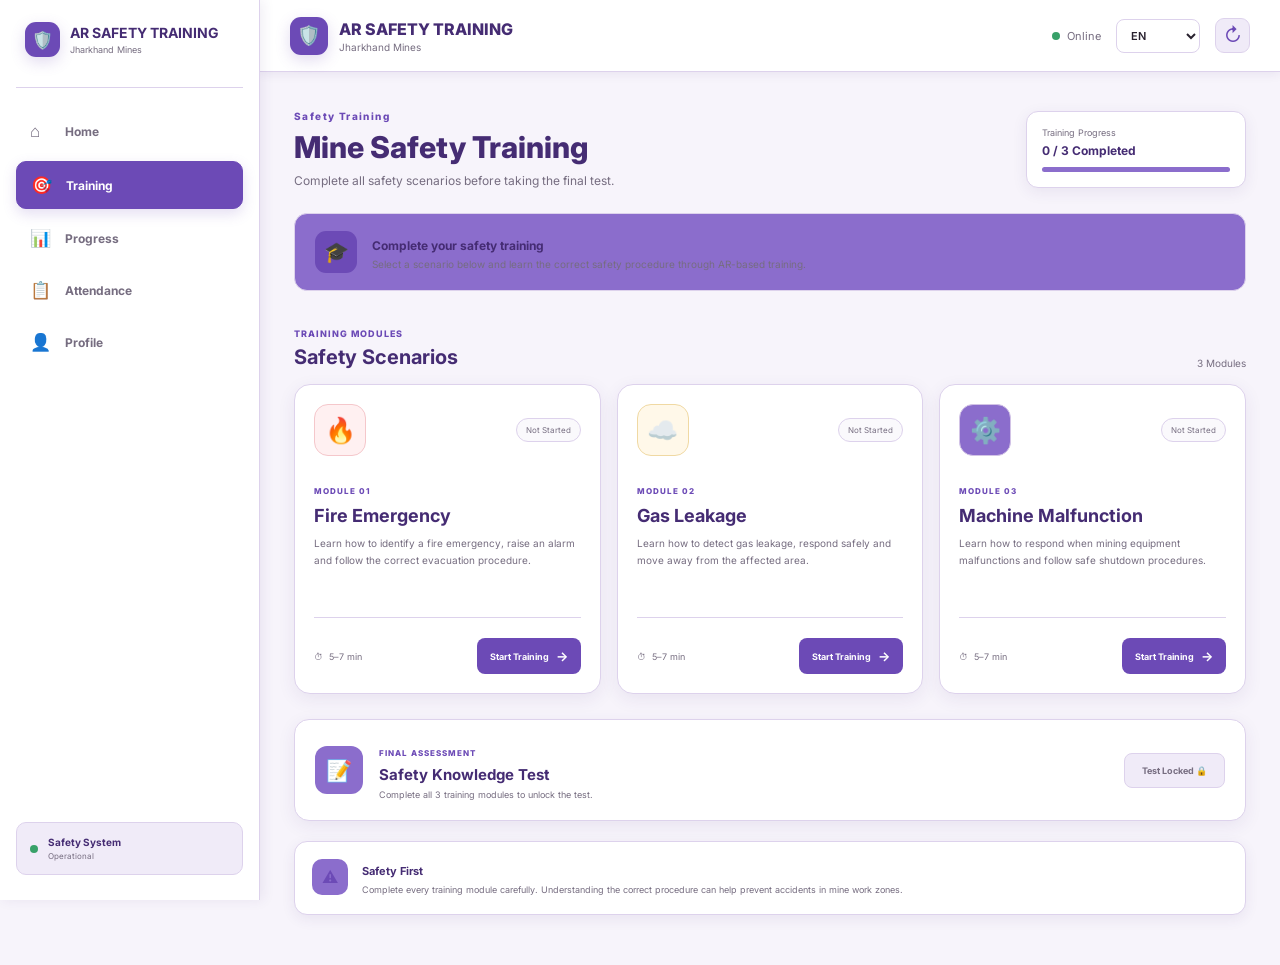
<file: training.html>
<!DOCTYPE html>
<html lang="en">
<head>
    <meta charset="UTF-8">
    <meta name="viewport" content="width=device-width, initial-scale=1.0">

    <title>Training - AR SAFETY TRAINING</title>
    
    <link rel="stylesheet" href="training.css">

    <link rel="preconnect" href="https://fonts.googleapis.com">
    <link rel="preconnect" href="https://fonts.gstatic.com" crossorigin>
    <link href="https://fonts.googleapis.com/css2?family=Inter:wght@400;500;600;700;800&display=swap" rel="stylesheet">
</head>

<body>

<div class="app">

    <!-- ================= TOP BAR ================= -->

    <header class="topbar">

        <div class="brand">

            <div class="brand-icon">🛡️</div>

            <div>
                <h1>AR SAFETY TRAINING</h1>
                <span>Jharkhand Mines</span>
            </div>

        </div>


        <div class="top-actions">

            <div class="connection-status">

                <span class="status-dot"></span>

                <span id="connectionText"
                      data-i18n="online">
                    Online
                </span>

            </div>


            <select id="languageSelect"
                    class="language-select">

                <option value="en">EN</option>

                <option value="hi">हिन्दी</option>

                <option value="sat">ᱥᱟᱱᱛᱟᱲᱤ</option>

            </select>


            <button class="sync-btn"
                    id="syncBtn"
                    title="Sync">

                ↻

            </button>

        </div>

    </header>



    <!-- ================= SIDEBAR ================= -->

    <aside class="sidebar">

        <div class="sidebar-logo">

            <div class="brand-icon">🛡️</div>

            <div>

                <strong>AR SAFETY TRAINING</strong>

                <span>Jharkhand Mines</span>

            </div>

        </div>



        <nav class="side-nav">

            <button class="nav-item"
                    id="sideHome">

                <span>⌂</span>

                <strong data-i18n="home">
                    Home
                </strong>

            </button>


            <button class="nav-item active"
                    id="sideTraining">

                <span>🎯</span>

                <strong data-i18n="training">
                    Training
                </strong>

            </button>


            <button class="nav-item"
                    id="sideProgress">

                <span>📊</span>

                <strong data-i18n="progress">
                    Progress
                </strong>

            </button>


            <button class="nav-item"
                    id="sideAttendance">

                <span>📋</span>

                <strong data-i18n="attendance">
                    Attendance
                </strong>

            </button>


            <button class="nav-item"
                    id="sideProfile">

                <span>👤</span>

                <strong data-i18n="profile">
                    Profile
                </strong>

            </button>

        </nav>



        <div class="sidebar-bottom">

            <div class="sidebar-safety">

                <span class="status-dot"></span>

                <div>

                    <strong>
                        Safety System
                    </strong>

                    <small>
                        Operational
                    </small>

                </div>

            </div>

        </div>

    </aside>



    <!-- ================= MAIN ================= -->

    <main class="main-content">


        <!-- Page Header -->

        <section class="page-header">

            <div>

                <p class="small-label"
                   data-i18n="safetyTraining">
                    SAFETY TRAINING
                </p>


                <h2>
                    Mine Safety Training
                </h2>


                <p>
                    Complete all safety scenarios before taking the final test.
                </p>

            </div>


            <div class="training-progress">

                <span data-i18n="trainingProgress">
                    Training Progress
                </span>


                <strong id="progressText">
                    0 / 3 Completed
                </strong>


                <div class="progress-bar">

                    <div id="progressFill"></div>

                </div>

            </div>

        </section>



        <!-- ================= INFO CARD ================= -->

        <section class="training-info">

            <div class="info-icon">
                🎓
            </div>


            <div>

                <strong>
                    Complete your safety training
                </strong>


                <p>
                    Select a scenario below and learn the correct safety
                    procedure through AR-based training.
                </p>

            </div>

        </section>



        <!-- ================= SCENARIOS ================= -->

        <section class="scenario-section">


            <div class="section-title">

                <div>

                    <span>
                        TRAINING MODULES
                    </span>


                    <h3>
                        Safety Scenarios
                    </h3>

                </div>


                <small>
                    3 Modules
                </small>

            </div>



            <div class="scenario-grid">


                <!-- ================= FIRE ================= -->

                <article class="scenario-card"
                         data-scenario="fire">


                    <div class="scenario-top">

                        <div class="scenario-icon fire">
                            🔥
                        </div>


                        <span class="status-badge locked"
                              data-i18n="notStarted">

                            Not Started

                        </span>

                    </div>


                    <div class="scenario-content">

                        <span class="module-number">
                            MODULE 01
                        </span>


                        <h3 data-i18n="fireEmergency">
                            Fire Emergency
                        </h3>


                        <p>
                            Learn how to identify a fire emergency,
                            raise an alarm and follow the correct
                            evacuation procedure.
                        </p>

                    </div>


                    <div class="scenario-footer">

                        <div class="duration">

                            <span>⏱</span>

                            5–7 min

                        </div>


                        <button class="start-btn">

                            <span data-i18n="startTraining">
                                Start Training
                            </span>

                            <span>→</span>

                        </button>

                    </div>

                </article>



                <!-- ================= GAS ================= -->

                <article class="scenario-card"
                         data-scenario="gas">


                    <div class="scenario-top">

                        <div class="scenario-icon gas">
                            ☁️
                        </div>


                        <span class="status-badge locked"
                              data-i18n="notStarted">

                            Not Started

                        </span>

                    </div>


                    <div class="scenario-content">

                        <span class="module-number">
                            MODULE 02
                        </span>


                        <h3 data-i18n="gasLeakage">
                            Gas Leakage
                        </h3>


                        <p>
                            Learn how to detect gas leakage,
                            respond safely and move away from
                            the affected area.
                        </p>

                    </div>


                    <div class="scenario-footer">

                        <div class="duration">

                            <span>⏱</span>

                            5–7 min

                        </div>


                        <button class="start-btn">

                            <span data-i18n="startTraining">
                                Start Training
                            </span>

                            <span>→</span>

                        </button>

                    </div>

                </article>



                <!-- ================= MACHINE ================= -->

                <article class="scenario-card"
                         data-scenario="machine">


                    <div class="scenario-top">

                        <div class="scenario-icon machine">
                            ⚙️
                        </div>


                        <span class="status-badge locked"
                              data-i18n="notStarted">

                            Not Started

                        </span>

                    </div>


                    <div class="scenario-content">

                        <span class="module-number">
                            MODULE 03
                        </span>


                        <h3 data-i18n="machineMalfunction">
                            Machine Malfunction
                        </h3>


                        <p>
                            Learn how to respond when mining equipment
                            malfunctions and follow safe shutdown
                            procedures.
                        </p>

                    </div>


                    <div class="scenario-footer">

                        <div class="duration">

                            <span>⏱</span>

                            5–7 min

                        </div>


                        <button class="start-btn">

                            <span data-i18n="startTraining">
                                Start Training
                            </span>

                            <span>→</span>

                        </button>

                    </div>

                </article>


            </div>

        </section>



        <!-- ================= TEST CARD ================= -->

        <section class="test-card"
                 id="testCard">


            <div class="test-icon">
                📝
            </div>


            <div class="test-content">

                <span>
                    FINAL ASSESSMENT
                </span>


                <h3 data-i18n="safetyKnowledgeTest">
                    Safety Knowledge Test
                </h3>


                <p>
                    Complete all 3 training modules to unlock the test.
                </p>

            </div>


            <button id="testBtn"
                    class="test-btn"
                    disabled
                    data-i18n="testLocked">

                Test Locked 🔒

            </button>

        </section>



        <!-- ================= SAFETY MESSAGE ================= -->

        <section class="safety-message">


            <div class="message-icon">
                ⚠
            </div>


            <div>

                <strong>
                    Safety First
                </strong>


                <p>
                    Complete every training module carefully.
                    Understanding the correct procedure can help
                    prevent accidents in mine work zones.
                </p>

            </div>

        </section>

    </main>



    <!-- ================= MOBILE NAV ================= -->

    <nav class="bottom-nav">


        <button class="bottom-item"
                id="mobileHome">

            <span>⌂</span>

            <small data-i18n="home">
                Home
            </small>

        </button>


        <button class="bottom-item active"
                id="mobileTraining">

            <span>🎯</span>

            <small data-i18n="training">
                Training
            </small>

        </button>


        <button class="bottom-item"
                id="mobileProgress">

            <span>📊</span>

            <small data-i18n="progress">
                Progress
            </small>

        </button>


        <button class="bottom-item"
                id="mobileProfile">

            <span>👤</span>

            <small data-i18n="profile">
                Profile
            </small>

        </button>

    </nav>



    <!-- ================= TRAINING MODAL ================= -->

    <div class="modal-overlay"
         id="trainingModal">


        <div class="training-modal">


            <button class="close-modal"
                    id="closeModal">

                ×

            </button>


            <div class="modal-icon"
                 id="modalIcon">

                🔥

            </div>


            <span id="modalModule">
                MODULE 01
            </span>


            <h2 id="modalTitle"
                data-i18n="fireEmergency">

                Fire Emergency

            </h2>


            <p id="modalDescription"
               data-i18n="fireEmergencyDescription">

                Learn the correct safety procedure for handling
                a fire emergency inside the mine.

            </p>


            <div class="modal-steps">


                <div>

                    <span>01</span>

                    <p>
                        Understand the emergency situation
                    </p>

                </div>


                <div>

                    <span>02</span>

                    <p>
                        Follow the safety instructions
                    </p>

                </div>


                <div>

                    <span>03</span>

                    <p>
                        Complete the AR training
                    </p>

                </div>


            </div>


            <button class="begin-btn"
                    id="beginTraining">

                Begin AR Training →

            </button>

        </div>

    </div>



    <!-- ================= SYNC OVERLAY ================= -->

    <div class="sync-overlay"
         id="syncOverlay">


        <div class="sync-box">

            <div class="loader"></div>


            <strong>
                Syncing data...
            </strong>


            <span>
                Please wait
            </span>

        </div>

    </div>

</div>



<!-- ================= SCRIPTS ================= -->

<script src="training.js"></script>

<script src="language-system.js"></script>

</body>
</html>
</file>
<file: splash.css>
/* ============================================
   AR SAFETY TRAINING - SPLASH SCREEN
   PURPLE / BLACK / WHITE
   RESPONSIVE MOBILE + DESKTOP
   ============================================ */


/* ============================================
   VARIABLES
   ============================================ */

:root {

    --purple: #8b5cf6;
    --purple-dark: #7c3aed;
    --purple-light: #a78bfa;

    --black: #050505;
    --black-light: #0d0d0f;

    --white: #ffffff;
    --grey: #a1a1aa;

}


/* ============================================
   RESET
   ============================================ */

* {

    margin: 0;
    padding: 0;

    box-sizing: border-box;

}


/* ============================================
   BODY
   ============================================ */

body {

    width: 100%;
    min-height: 100vh;

    overflow: hidden;

    background: var(--black);

    color: var(--white);

    font-family:
        Arial,
        Helvetica,
        sans-serif;

}


/* ============================================
   MAIN CONTAINER
   ============================================ */

.splash-container {

    position: relative;

    width: 100%;
    min-height: 100vh;

    display: flex;

    flex-direction: column;

    align-items: center;

    justify-content: center;

    text-align: center;

    background:

        radial-gradient(
            circle at center,
            rgba(139, 92, 246, 0.12),
            transparent 42%
        ),

        var(--black);

}


/* ============================================
   PURPLE GLOW
   ============================================ */

.splash-container::before {

    content: "";

    position: absolute;

    width: 500px;
    height: 500px;

    border-radius: 50%;

    background: rgba(139, 92, 246, 0.08);

    filter: blur(100px);

    pointer-events: none;

}


/* ============================================
   CORNER DESIGN
   ============================================ */

.corner {

    position: absolute;

    width: 90px;
    height: 90px;

    border-color: var(--purple);

    opacity: 0.7;

}


/* TOP LEFT */

.top-left {

    top: 25px;
    left: 25px;

    border-top: 2px solid var(--purple);
    border-left: 2px solid var(--purple);

}


/* TOP RIGHT */

.top-right {

    top: 25px;
    right: 25px;

    border-top: 2px solid var(--purple);
    border-right: 2px solid var(--purple);

}


/* BOTTOM LEFT */

.bottom-left {

    bottom: 25px;
    left: 25px;

    border-bottom: 2px solid var(--purple);
    border-left: 2px solid var(--purple);

}


/* BOTTOM RIGHT */

.bottom-right {

    bottom: 25px;
    right: 25px;

    border-bottom: 2px solid var(--purple);
    border-right: 2px solid var(--purple);

}


/* ============================================
   SHIELD BOX
   ============================================ */

.shield-box {

    position: relative;

    width: 100px;
    height: 100px;

    display: flex;

    align-items: center;
    justify-content: center;

    margin-bottom: 28px;

    border-radius: 24px;

    background: var(--black-light);

    border: 1px solid rgba(139, 92, 246, 0.45);

    box-shadow:

        0 0 35px rgba(139, 92, 246, 0.18),

        inset 0 0 20px rgba(139, 92, 246, 0.05);

}


/* ============================================
   SHIELD
   ============================================ */

.shield {

    width: 62px;
    height: 70px;

    display: flex;

    align-items: center;
    justify-content: center;

    background: var(--purple);

    color: var(--white);

    font-size: 34px;

    font-weight: 800;

    clip-path: polygon(
        50% 0%,
        92% 15%,
        85% 70%,
        50% 100%,
        15% 70%,
        8% 15%
    );

    box-shadow:

        0 0 25px rgba(139, 92, 246, 0.45);

}


/* ============================================
   TITLE
   ============================================ */

h1 {

    position: relative;

    font-size: 38px;

    line-height: 1.05;

    letter-spacing: 3px;

    font-weight: 800;

}


h1 span {

    color: var(--purple-light);

}


h1 br + * {

    color: var(--white);

}


/* ============================================
   SUBTITLE
   ============================================ */

.subtitle {

    margin-top: 14px;

    color: var(--grey);

    font-size: 10px;

    letter-spacing: 3px;

    font-weight: 600;

}


/* ============================================
   PROGRESS CONTAINER
   ============================================ */

.progress-container {

    position: relative;

    width: 280px;
    height: 5px;

    margin-top: 40px;

    overflow: hidden;

    border-radius: 20px;

    background: #202024;

}


/* ============================================
   PROGRESS BAR
   ============================================ */

.progress-bar {

    width: 0%;

    height: 100%;

    border-radius: 20px;

    background: var(--purple);

    box-shadow:

        0 0 12px rgba(139, 92, 246, 0.8);

    animation:

        loading 10s linear forwards;

}


/* ============================================
   LOADING ANIMATION
   ============================================ */

@keyframes loading {

    from {

        width: 0%;

    }

    to {

        width: 100%;

    }

}


/* ============================================
   LOADING TEXT
   ============================================ */

.loading-text {

    margin-top: 13px;

    color: var(--grey);

    font-size: 9px;

    letter-spacing: 2px;

    animation: blink 1.5s infinite;

}


/* ============================================
   BLINK
   ============================================ */

@keyframes blink {

    0%,
    100% {

        opacity: 0.4;

    }

    50% {

        opacity: 1;

    }

}


/* ============================================
   DESKTOP
   ============================================ */

@media (min-width: 769px) {

    .shield-box {

        width: 110px;
        height: 110px;

        margin-bottom: 30px;

    }


    .shield {

        width: 68px;
        height: 76px;

        font-size: 37px;

    }


    h1 {

        font-size: 44px;

        letter-spacing: 4px;

    }


    .subtitle {

        font-size: 11px;

        letter-spacing: 4px;

    }


    .progress-container {

        width: 340px;

        margin-top: 45px;

    }


    .loading-text {

        font-size: 10px;

    }


    .corner {

        width: 120px;
        height: 120px;

    }


    .top-left,
    .top-right {

        top: 35px;

    }


    .bottom-left,
    .bottom-right {

        bottom: 35px;

    }


    .top-left,
    .bottom-left {

        left: 35px;

    }


    .top-right,
    .bottom-right {

        right: 35px;

    }

}


/* ============================================
   TABLET
   ============================================ */

@media (min-width: 481px) and (max-width: 768px) {

    .shield-box {

        width: 90px;
        height: 90px;

    }


    .shield {

        width: 58px;
        height: 65px;

        font-size: 31px;

    }


    h1 {

        font-size: 34px;

    }


    .progress-container {

        width: 280px;

    }

}


/* ============================================
   MOBILE
   ============================================ */

@media (max-width: 480px) {

    .splash-container {

        padding: 20px;

    }


    .corner {

        width: 55px;
        height: 55px;

    }


    .top-left,
    .top-right {

        top: 18px;

    }


    .bottom-left,
    .bottom-right {

        bottom: 18px;

    }


    .top-left,
    .bottom-left {

        left: 18px;

    }


    .top-right,
    .bottom-right {

        right: 18px;

    }


    .shield-box {

        width: 82px;
        height: 82px;

        margin-bottom: 24px;

        border-radius: 20px;

    }


    .shield {

        width: 52px;
        height: 59px;

        font-size: 28px;

    }


    h1 {

        font-size: 29px;

        letter-spacing: 2px;

        line-height: 1.08;

    }


    .subtitle {

        margin-top: 12px;

        font-size: 8px;

        letter-spacing: 2px;

    }


    .progress-container {

        width: 220px;

        height: 4px;

        margin-top: 35px;

    }


    .loading-text {

        font-size: 7px;

        letter-spacing: 1.5px;

    }

}


/* ============================================
   VERY SMALL MOBILE
   ============================================ */

@media (max-width: 360px) {

    .shield-box {

        width: 72px;
        height: 72px;

    }


    .shield {

        width: 46px;
        height: 53px;

        font-size: 24px;

    }


    h1 {

        font-size: 25px;

    }


    .subtitle {

        font-size: 7px;

    }


    .progress-container {

        width: 190px;

    }

}
</file>
<file: attendance.css>
/* =====================================================
   SURAKSHA AR - ATTENDANCE PAGE
   BRIGHT THEME
===================================================== */

* {
    margin: 0;
    padding: 0;
    box-sizing: border-box;
}

:root {

    --bg: #f7f4fb;

    --card: #ffffff;

    --purple: #6c4ab6;
    --purple-dark: #452c73;
    --purple-light: #eee7f8;

    --border: #ddd2ec;

    --text: #29222f;
    --muted: #766d80;

    --green: #38a169;
    --green-light: #e8f7ee;

    --red: #d9534f;
    --red-light: #fdeceb;

    --blue: #4d7fc4;
    --blue-light: #eaf2fb;

    --shadow: 0 6px 20px rgba(69, 44, 115, 0.08);
}


/* =====================================================
   BODY
===================================================== */

body {

    font-family: "Inter", sans-serif;

    background: var(--bg);

    color: var(--text);

    min-height: 100vh;
}


/* =====================================================
   SIDEBAR
===================================================== */

.sidebar {

    position: fixed;

    left: 0;
    top: 0;

    width: 245px;
    height: 100vh;

    background: var(--card);

    border-right: 1px solid var(--border);

    padding: 24px 16px;

    display: flex;

    flex-direction: column;

    z-index: 100;
}


/* LOGO */

.logo-area {

    display: flex;

    align-items: center;

    gap: 12px;

    padding: 4px 8px 30px;
}

.logo-icon {

    width: 42px;
    height: 42px;

    background: var(--purple-light);

    border-radius: 12px;

    display: flex;

    align-items: center;
    justify-content: center;

    font-size: 22px;
}

.logo-area h2 {

    font-size: 17px;

    color: var(--purple-dark);

    font-weight: 800;
}

.logo-area span {

    font-size: 10px;

    color: var(--muted);
}


/* NAV */

.side-nav {

    display: flex;

    flex-direction: column;

    gap: 7px;
}

.side-nav button {

    width: 100%;

    border: none;

    background: transparent;

    border-radius: 12px;

    padding: 13px 14px;

    display: flex;

    align-items: center;

    gap: 13px;

    color: var(--muted);

    cursor: pointer;

    text-align: left;

    transition: 0.2s ease;

    font-family: inherit;
}

.side-nav button span {

    font-size: 19px;

    width: 24px;

    text-align: center;
}

.side-nav button small {

    font-size: 13px;

    font-weight: 600;
}

.side-nav button:hover {

    background: var(--purple-light);

    color: var(--purple-dark);
}

.side-nav button.active {

    background: var(--purple);

    color: white;

    box-shadow: 0 5px 12px rgba(108, 74, 182, 0.2);
}


/* SIDEBAR BOTTOM */

.sidebar-bottom {

    margin-top: auto;

    padding: 12px;
}

.sidebar-status {

    display: flex;

    align-items: center;

    gap: 8px;

    color: var(--muted);

    font-size: 12px;
}

.status-dot {

    width: 8px;
    height: 8px;

    background: var(--green);

    border-radius: 50%;

    display: inline-block;
}


/* =====================================================
   MAIN
===================================================== */

.main-content {

    margin-left: 245px;

    min-height: 100vh;
}


/* =====================================================
   TOPBAR
===================================================== */

.topbar {

    height: 70px;

    background: var(--card);

    border-bottom: 1px solid var(--border);

    padding: 0 32px;

    display: flex;

    align-items: center;

    justify-content: flex-end;

    position: sticky;

    top: 0;

    z-index: 50;
}

.topbar-right {

    display: flex;

    align-items: center;

    gap: 25px;
}

.connection-status {

    display: flex;

    align-items: center;

    gap: 8px;

    color: var(--muted);

    font-size: 12px;
}

.language-box {

    display: flex;

    align-items: center;

    gap: 7px;
}

.language-box span {

    font-size: 16px;
}

.language-box select {

    border: 1px solid var(--border);

    background: white;

    color: var(--text);

    padding: 8px 12px;

    border-radius: 8px;

    outline: none;

    font-family: inherit;

    cursor: pointer;
}


/* MOBILE TITLE */

.mobile-page-title {

    display: none;
}


/* =====================================================
   PAGE CONTENT
===================================================== */

.page-content {

    padding: 32px;

    max-width: 1250px;

    margin: auto;
}


/* =====================================================
   PAGE HEADER
===================================================== */

.page-header {

    display: flex;

    justify-content: space-between;

    align-items: center;

    margin-bottom: 28px;
}

.page-label {

    display: flex;

    align-items: center;

    gap: 7px;

    color: var(--purple);

    font-size: 12px;

    font-weight: 800;

    letter-spacing: 1px;

    margin-bottom: 8px;
}

.page-header h1 {

    color: var(--purple-dark);

    font-size: 28px;

    font-weight: 800;

    margin-bottom: 7px;
}

.page-header > div:first-child > p:last-child {

    color: var(--muted);

    font-size: 13px;
}

.calendar-icon {

    width: 58px;
    height: 58px;

    border-radius: 16px;

    background: var(--purple-light);

    display: flex;

    align-items: center;

    justify-content: center;

    font-size: 26px;
}


/* =====================================================
   SUMMARY CARDS
===================================================== */

.attendance-summary {

    display: grid;

    grid-template-columns: repeat(4, 1fr);

    gap: 18px;

    margin-bottom: 22px;
}

.summary-card {

    background: var(--card);

    border: 1px solid var(--border);

    border-radius: 16px;

    padding: 20px;

    display: flex;

    align-items: center;

    gap: 15px;

    box-shadow: var(--shadow);
}

.summary-icon {

    width: 48px;
    height: 48px;

    border-radius: 13px;

    display: flex;

    align-items: center;

    justify-content: center;

    font-size: 21px;

    flex-shrink: 0;
}

.purple-icon {

    background: var(--purple-light);

    color: var(--purple);
}

.green-icon {

    background: var(--green-light);

    color: var(--green);
}

.red-icon {

    background: var(--red-light);

    color: var(--red);
}

.blue-icon {

    background: var(--blue-light);

    color: var(--blue);
}

.summary-info {

    display: flex;

    flex-direction: column;

    gap: 3px;
}

.summary-info span {

    color: var(--muted);

    font-size: 11px;

    font-weight: 600;
}

.summary-info strong {

    color: var(--purple-dark);

    font-size: 25px;

    line-height: 1.1;
}

.summary-info small {

    color: var(--muted);

    font-size: 10px;
}


/* =====================================================
   ATTENDANCE PROGRESS
===================================================== */

.attendance-progress-card {

    background: var(--card);

    border: 1px solid var(--border);

    border-radius: 16px;

    padding: 23px;

    box-shadow: var(--shadow);

    margin-bottom: 22px;
}

.section-title {

    display: flex;

    justify-content: space-between;

    align-items: center;

    margin-bottom: 18px;
}

.section-title h2 {

    color: var(--purple-dark);

    font-size: 17px;

    margin-bottom: 5px;
}

.section-title p {

    color: var(--muted);

    font-size: 11px;
}

.section-title > strong {

    color: var(--purple);

    font-size: 24px;
}

.progress-track {

    width: 100%;

    height: 11px;

    background: var(--purple-light);

    border-radius: 20px;

    overflow: hidden;
}

.progress-fill {

    height: 100%;

    background: var(--purple);

    border-radius: 20px;

    transition: width 0.5s ease;
}

.progress-labels {

    display: flex;

    justify-content: space-between;

    margin-top: 10px;

    color: var(--muted);

    font-size: 11px;
}

.progress-labels b {

    color: var(--purple-dark);
}


/* =====================================================
   ATTENDANCE HISTORY
===================================================== */

.attendance-history-card {

    background: var(--card);

    border: 1px solid var(--border);

    border-radius: 16px;

    padding: 23px;

    box-shadow: var(--shadow);

    margin-bottom: 22px;
}

.history-header {

    display: flex;

    justify-content: space-between;

    align-items: center;

    margin-bottom: 18px;
}

.history-header h2 {

    color: var(--purple-dark);

    font-size: 17px;

    margin-bottom: 5px;
}

.history-header p {

    color: var(--muted);

    font-size: 11px;
}

.today-btn {

    border: 1px solid var(--purple);

    background: var(--purple-light);

    color: var(--purple-dark);

    border-radius: 8px;

    padding: 8px 14px;

    font-size: 11px;

    font-weight: 700;

    font-family: inherit;

    cursor: pointer;
}


/* TABLE */

.attendance-table-wrapper {

    width: 100%;

    overflow-x: auto;
}

.attendance-table {

    width: 100%;

    border-collapse: collapse;

    min-width: 500px;
}

.attendance-table th {

    text-align: left;

    padding: 13px 15px;

    background: var(--purple-light);

    color: var(--purple-dark);

    font-size: 11px;

    font-weight: 700;
}

.attendance-table th:first-child {

    border-radius: 8px 0 0 8px;
}

.attendance-table th:last-child {

    border-radius: 0 8px 8px 0;
}

.attendance-table td {

    padding: 14px 15px;

    border-bottom: 1px solid #eee8f3;

    color: var(--text);

    font-size: 12px;
}

.attendance-table tr:last-child td {

    border-bottom: none;
}

.attendance-table tbody tr:hover {

    background: #faf8fd;
}


/* STATUS BADGE */

.status-badge {

    display: inline-flex;

    align-items: center;

    gap: 5px;

    padding: 5px 10px;

    border-radius: 20px;

    font-size: 10px;

    font-weight: 700;
}

.status-present {

    background: var(--green-light);

    color: var(--green);
}

.status-absent {

    background: var(--red-light);

    color: var(--red);
}


/* =====================================================
   NOTE
===================================================== */

.attendance-note {

    background: var(--purple-light);

    border: 1px solid var(--border);

    border-radius: 15px;

    padding: 18px;

    display: flex;

    align-items: flex-start;

    gap: 14px;
}

.note-icon {

    width: 40px;
    height: 40px;

    background: white;

    border-radius: 10px;

    display: flex;

    align-items: center;

    justify-content: center;

    font-size: 18px;

    flex-shrink: 0;
}

.attendance-note h3 {

    color: var(--purple-dark);

    font-size: 13px;

    margin-bottom: 5px;
}

.attendance-note p {

    color: var(--muted);

    font-size: 11px;

    line-height: 1.6;
}


/* =====================================================
   MOBILE NAV
===================================================== */

.mobile-nav {

    display: none;
}


/* =====================================================
   RESPONSIVE
===================================================== */

@media (max-width: 1050px) {

    .attendance-summary {

        grid-template-columns: repeat(2, 1fr);
    }
}


@media (max-width: 800px) {

    .sidebar {

        display: none;
    }

    .main-content {

        margin-left: 0;

        padding-bottom: 75px;
    }

    .topbar {

        height: 62px;

        padding: 0 17px;

        justify-content: space-between;
    }

    .mobile-page-title {

        display: flex;

        align-items: center;

        gap: 8px;

        color: var(--purple-dark);

        font-size: 14px;

        font-weight: 700;
    }

    .topbar-right {

        gap: 12px;
    }

    .connection-status {

        display: none;
    }

    .language-box select {

        padding: 7px 8px;

        font-size: 11px;
    }

    .page-content {

        padding: 22px 17px;
    }

    .page-header h1 {

        font-size: 23px;
    }

    .calendar-icon {

        width: 48px;
        height: 48px;

        font-size: 21px;
    }


    /* MOBILE NAV */

    .mobile-nav {

        position: fixed;

        left: 0;
        right: 0;
        bottom: 0;

        height: 68px;

        background: white;

        border-top: 1px solid var(--border);

        display: flex;

        justify-content: space-around;

        align-items: center;

        z-index: 200;

        box-shadow: 0 -4px 15px rgba(69, 44, 115, 0.08);
    }

    .mobile-nav button {

        border: none;

        background: transparent;

        display: flex;

        flex-direction: column;

        align-items: center;

        gap: 4px;

        color: var(--muted);

        cursor: pointer;

        font-family: inherit;

        padding: 5px;
    }

    .mobile-nav button span {

        font-size: 18px;
    }

    .mobile-nav button small {

        font-size: 9px;

        font-weight: 600;
    }

    .mobile-nav button.active {

        color: var(--purple);
    }
}


@media (max-width: 550px) {

    .attendance-summary {

        grid-template-columns: 1fr;

        gap: 12px;
    }

    .summary-card {

        padding: 16px;
    }

    .page-header {

        margin-bottom: 20px;
    }

    .page-header > div:first-child > p:last-child {

        max-width: 270px;

        line-height: 1.5;
    }

    .attendance-progress-card,
    .attendance-history-card {

        padding: 17px;
    }

    .history-header {

        align-items: flex-start;

        gap: 10px;
    }

    .today-btn {

        padding: 7px 10px;
    }

    .attendance-note {

        padding: 15px;
    }
}
</file>
<file: certificate.css>
* {
    margin: 0;
    padding: 0;
    box-sizing: border-box;
}

:root {
    --purple: #6c4ab6;
    --purple-dark: #52358f;
    --purple-light: #8b6ac9;

    --background: #f7f4fb;
    --surface: #ffffff;
    --border: #ddd2ec;

    --text: #302344;
    --muted: #766d80;
}

body {
    font-family: "Inter", Arial, sans-serif;
    background: var(--background);
    color: var(--text);
    min-height: 100vh;
}

button {
    font-family: inherit;
    cursor: pointer;
    border: none;
}


/* ================= TOP BAR ================= */

.topbar {
    height: 76px;

    background: rgba(255, 255, 255, 0.97);

    border-bottom: 1px solid var(--border);

    display: flex;
    align-items: center;
    justify-content: space-between;

    padding: 0 42px;

    position: sticky;
    top: 0;

    z-index: 100;
}

.brand {
    display: flex;
    align-items: center;
    gap: 12px;
}

.brand-icon {
    width: 42px;
    height: 42px;

    border-radius: 12px;

    background: var(--purple);

    color: white;

    display: grid;
    place-items: center;

    font-size: 21px;

    box-shadow: 0 6px 18px rgba(108, 74, 182, 0.2);
}

.brand h1 {
    font-size: 17px;
    color: var(--text);
}

.brand span {
    display: block;

    color: var(--muted);

    font-size: 10px;

    margin-top: 3px;

    letter-spacing: 1px;
}

.top-actions {
    display: flex;
    align-items: center;
    gap: 14px;
}

.online-status {
    display: flex;
    align-items: center;
    gap: 7px;

    color: var(--muted);

    font-size: 12px;
}

.online-status span {
    width: 8px;
    height: 8px;

    background: #31a46c;

    border-radius: 50%;
}

.back-btn {
    min-height: 40px;

    padding: 0 16px;

    border-radius: 9px;

    background: white;

    border: 1px solid var(--border);

    color: var(--purple);

    font-weight: 700;

    transition: 0.2s;
}

.back-btn:hover {
    background: #f4effa;

    border-color: var(--purple);
}


/* ================= MAIN ================= */

.main-content {
    max-width: 1200px;

    margin: auto;

    padding: 40px 25px 70px;
}


/* ================= HEADING ================= */

.page-heading {
    margin-bottom: 28px;
}

.page-heading > span {
    color: var(--purple);

    font-size: 10px;

    font-weight: 800;

    letter-spacing: 1.6px;
}

.page-heading h2 {
    margin-top: 7px;

    font-size: 30px;

    color: var(--text);
}

.page-heading p {
    color: var(--muted);

    font-size: 13px;

    margin-top: 7px;
}


/* ================= CERTIFICATE ================= */

.certificate-wrapper {
    display: flex;
    flex-direction: column;
    align-items: center;
}

.certificate {
    width: 100%;
    max-width: 950px;

    background: white;

    border-radius: 4px;

    padding: 12px;

    box-shadow:
        0 20px 50px rgba(65, 40, 95, 0.12);
}

.certificate-border {
    border: 2px solid var(--purple);

    padding: 45px 55px;

    position: relative;

    min-height: 620px;

    display: flex;
    flex-direction: column;
    align-items: center;
}


/* ================= CERTIFICATE HEADER ================= */

.certificate-header {
    display: flex;
    align-items: center;

    gap: 14px;

    align-self: flex-start;
}

.shield {
    width: 52px;
    height: 52px;

    border-radius: 13px;

    background: var(--purple);

    color: white;

    display: grid;
    place-items: center;

    font-size: 25px;
}

.certificate-header h1 {
    font-size: 18px;

    color: var(--text);

    letter-spacing: 0.5px;
}

.certificate-header p {
    font-size: 10px;

    color: var(--muted);

    letter-spacing: 2px;

    margin-top: 3px;
}


/* ================= TITLE ================= */

.certificate-title {
    text-align: center;

    margin-top: 42px;
}

.certificate-title span {
    color: var(--purple);

    font-size: 11px;

    font-weight: 800;

    letter-spacing: 2px;
}

.certificate-title h2 {
    color: var(--text);

    font-size: 29px;

    margin-top: 8px;
}

.certificate-title p {
    color: var(--muted);

    font-size: 13px;

    margin-top: 14px;
}


/* ================= NAME ================= */

.worker-name {
    color: var(--purple);

    font-family: Georgia, serif;

    font-size: 38px;

    font-weight: 700;

    margin-top: 14px;

    padding-bottom: 7px;

    border-bottom: 2px solid #d9ccec;

    min-width: 320px;

    text-align: center;
}


/* ================= TEXT ================= */

.certificate-text {
    max-width: 650px;

    text-align: center;

    color: var(--muted);

    font-size: 12px;

    line-height: 1.7;

    margin-top: 17px;
}

.bottom-text {
    margin-top: 20px;
}


/* ================= MODULES ================= */

.modules {
    display: grid;

    grid-template-columns: repeat(3, 1fr);

    width: 100%;

    max-width: 700px;

    gap: 12px;

    margin-top: 25px;
}

.module {
    min-height: 65px;

    background: #faf8fd;

    border: 1px solid var(--border);

    border-radius: 9px;

    display: flex;
    align-items: center;

    justify-content: center;

    gap: 8px;

    padding: 10px;
}

.module span {
    font-size: 19px;
}

.module strong {
    color: var(--text);

    font-size: 11px;
}


/* ================= DETAILS ================= */

.certificate-details {
    width: 100%;

    max-width: 780px;

    display: grid;

    grid-template-columns: repeat(3, 1fr);

    border-top: 1px solid var(--border);

    margin-top: 25px;

    padding-top: 20px;
}

.certificate-details > div {
    text-align: center;

    border-right: 1px solid var(--border);

    padding: 0 10px;
}

.certificate-details > div:last-child {
    border-right: none;
}

.certificate-details span {
    display: block;

    color: var(--muted);

    font-size: 8px;

    font-weight: 800;

    letter-spacing: 1px;
}

.certificate-details strong {
    display: block;

    color: var(--text);

    font-size: 11px;

    margin-top: 6px;
}

.certificate-details .valid {
    color: #2c9a65;
}


/* ================= FOOTER ================= */

.certificate-footer {
    width: 100%;

    display: flex;

    align-items: flex-end;

    justify-content: space-between;

    margin-top: auto;

    padding-top: 30px;
}

.signature {
    text-align: center;

    min-width: 210px;
}

.signature-line {
    width: 190px;

    border-top: 1px solid #aaa1b2;

    margin: auto auto 7px;
}

.signature strong {
    display: block;

    color: var(--text);

    font-size: 10px;
}

.signature span {
    display: block;

    color: var(--muted);

    font-size: 8px;

    margin-top: 3px;
}

.verified {
    display: flex;

    align-items: center;

    gap: 8px;
}

.verified-icon {
    width: 34px;
    height: 34px;

    border-radius: 50%;

    background: #e9f7ef;

    color: #2c9a65;

    display: grid;
    place-items: center;

    font-weight: 800;
}

.verified strong {
    display: block;

    color: #2c9a65;

    font-size: 9px;
}

.verified span {
    display: block;

    color: var(--muted);

    font-size: 8px;

    margin-top: 2px;
}


/* ================= ACTIONS ================= */

.certificate-actions {
    display: flex;

    gap: 12px;

    margin-top: 25px;
}

.primary-btn,
.secondary-btn {
    min-height: 44px;

    padding: 0 20px;

    border-radius: 9px;

    font-size: 11px;

    font-weight: 700;
}

.primary-btn {
    background: var(--purple);

    color: white;
}

.primary-btn:hover {
    background: var(--purple-dark);
}

.secondary-btn {
    background: white;

    color: var(--purple);

    border: 1px solid var(--border);
}

.secondary-btn:hover {
    border-color: var(--purple);

    background: #f7f2fc;
}


/* ================= MOBILE ================= */

@media (max-width: 700px) {

    .topbar {
        height: 68px;

        padding: 0 15px;
    }

    .brand-icon {
        width: 38px;
        height: 38px;

        font-size: 18px;
    }

    .brand h1 {
        font-size: 13px;
    }

    .brand span {
        font-size: 8px;
    }

    .online-status {
        display: none;
    }

    .back-btn {
        min-height: 36px;

        padding: 0 11px;

        font-size: 10px;
    }

    .main-content {
        padding: 25px 15px 45px;
    }

    .page-heading {
        margin-bottom: 20px;
    }

    .page-heading h2 {
        font-size: 24px;
    }

    .page-heading p {
        font-size: 11px;
    }

    .certificate {
        padding: 7px;

        box-shadow:
            0 12px 30px rgba(65, 40, 95, 0.10);
    }

    .certificate-border {
        padding: 25px 15px;

        min-height: 650px;
    }

    .certificate-header {
        align-self: center;
    }

    .shield {
        width: 42px;
        height: 42px;

        font-size: 20px;
    }

    .certificate-header h1 {
        font-size: 14px;
    }

    .certificate-header p {
        font-size: 8px;
    }

    .certificate-title {
        margin-top: 30px;
    }

    .certificate-title span {
        font-size: 8px;

        letter-spacing: 1.3px;
    }

    .certificate-title h2 {
        font-size: 21px;
    }

    .certificate-title p {
        font-size: 10px;
    }

    .worker-name {
        font-size: 27px;

        min-width: 230px;
    }

    .certificate-text {
        font-size: 9px;

        line-height: 1.6;
    }

    .modules {
        grid-template-columns: 1fr;

        gap: 7px;

        margin-top: 18px;
    }

    .module {
        min-height: 45px;

        justify-content: flex-start;

        padding-left: 15px;
    }

    .module strong {
        font-size: 9px;
    }

    .certificate-details {
        grid-template-columns: 1fr;

        gap: 12px;

        margin-top: 18px;

        padding-top: 15px;
    }

    .certificate-details > div {
        border-right: none;

        border-bottom: 1px solid #eee8f4;

        padding-bottom: 8px;
    }

    .certificate-details > div:last-child {
        border-bottom: none;
    }

    .certificate-footer {
        flex-direction: column;

        align-items: center;

        gap: 20px;

        margin-top: 20px;
    }

    .certificate-actions {
        width: 100%;

        flex-direction: column;
    }

    .primary-btn,
    .secondary-btn {
        width: 100%;
    }
}


/* ================= PRINT ================= */

@media print {

    body {
        background: white;
    }

    .topbar,
    .page-heading,
    .certificate-actions {
        display: none;
    }

    .main-content {
        padding: 0;

        max-width: none;
    }

    .certificate {
        box-shadow: none;

        max-width: none;

        padding: 0;
    }

    .certificate-border {
        min-height: 100vh;
    }
}
</file>
<file: home.css>
* {
    margin: 0;
    padding: 0;
    box-sizing: border-box;
}

:root {
    --purple: #6c4ab6;
    --purple-dark: #58389c;
    --purple-light: #7b5abf;

    --background: #f7f4fb;
    --surface: #ffffff;
    --surface-light: #f1edf8;
    --border: #ddd2ec;

    --white: #ffffff;
    --text: #2f2540;
    --muted: #766d80;
}

body {
    font-family: "Inter", sans-serif;
    background: var(--background);
    color: var(--text);
    min-height: 100vh;
}

button,
select {
    font-family: inherit;
}

button {
    cursor: pointer;
    border: none;
}

.app {
    min-height: 100vh;
}


/* ================= SIDEBAR ================= */

.sidebar {
    position: fixed;
    left: 0;
    top: 0;

    width: 250px;
    height: 100vh;

    background: #ffffff;
    border-right: 1px solid var(--border);

    padding: 28px 18px;

    display: flex;
    flex-direction: column;

    z-index: 100;
}

.sidebar-logo {
    display: flex;
    align-items: center;
    gap: 12px;

    padding: 0 10px 28px;

    border-bottom: 1px solid var(--border);
}

.sidebar-logo strong {
    display: block;
    font-size: 17px;
}

.sidebar-logo span {
    display: block;
    color: var(--muted);
    font-size: 11px;
    margin-top: 3px;
}

.brand-icon {
    width: 42px;
    height: 42px;

    border-radius: 12px;

    background: rgba(108, 74, 182, 0.10);
    color: var(--purple);

    display: grid;
    place-items: center;

    font-size: 21px;

    border: 1px solid rgba(108, 74, 182, 0.20);
}

.side-nav {
    margin-top: 30px;

    display: flex;
    flex-direction: column;
    gap: 8px;
}

.nav-item {
    width: 100%;
    min-height: 52px;

    background: transparent;
    color: var(--muted);

    border-radius: 12px;

    display: flex;
    align-items: center;
    gap: 15px;

    padding: 0 15px;

    text-align: left;

    transition: 0.2s;
}

.nav-item span {
    font-size: 19px;
}

.nav-item strong {
    font-size: 14px;
}

.nav-item:hover {
    background: var(--surface-light);
    color: var(--text);
}

.nav-item.active {
    background: rgba(108, 74, 182, 0.10);
    color: var(--purple);

    border: 1px solid rgba(108, 74, 182, 0.15);
}

.sidebar-bottom {
    margin-top: auto;
}

.sidebar-safety {
    display: flex;
    align-items: center;
    gap: 10px;

    padding: 15px;

    border: 1px solid var(--border);
    border-radius: 12px;

    background: var(--surface);
}

.sidebar-safety strong {
    display: block;
    font-size: 12px;
}

.sidebar-safety small {
    display: block;
    color: var(--muted);
    font-size: 10px;
    margin-top: 3px;
}


/* ================= STATUS ================= */

.status-dot {
    width: 8px;
    height: 8px;

    background: #aaa;

    border-radius: 50%;

    display: inline-block;
}

.status-dot.purple {
    background: var(--purple);
    box-shadow: 0 0 9px rgba(108, 74, 182, 0.35);
}


/* ================= TOP BAR ================= */

.topbar {
    position: sticky;
    top: 0;

    height: 76px;

    margin-left: 250px;

    background: rgba(255, 255, 255, 0.94);
    backdrop-filter: blur(15px);

    border-bottom: 1px solid var(--border);

    display: flex;
    align-items: center;
    justify-content: space-between;

    padding: 0 38px;

    z-index: 90;
}

.brand {
    display: none;
}

.top-actions {
    margin-left: auto;

    display: flex;
    align-items: center;
    gap: 12px;
}

.connection-status {
    display: flex;
    align-items: center;
    gap: 7px;

    background: rgba(108, 74, 182, 0.06);

    border: 1px solid rgba(108, 74, 182, 0.15);

    border-radius: 30px;

    padding: 9px 13px;

    font-size: 12px;
    color: var(--muted);
}

.language-select {
    height: 40px;

    background: var(--surface);
    color: var(--text);

    border: 1px solid var(--border);
    border-radius: 10px;

    padding: 0 12px;

    outline: none;
}

.language-select:focus {
    border-color: var(--purple);
}

.sync-btn {
    width: 42px;
    height: 42px;

    border-radius: 10px;

    background: var(--surface);
    color: var(--purple);

    border: 1px solid var(--border);

    font-size: 22px;

    transition: 0.2s;
}

.sync-btn:hover {
    background: var(--surface-light);
    border-color: var(--purple);
}


/* ================= MAIN ================= */

.main-content {
    margin-left: 250px;

    max-width: 1500px;

    padding: 38px 42px 70px;
}


/* ================= WELCOME ================= */

.welcome-section {
    display: flex;
    align-items: center;
    justify-content: space-between;

    margin-bottom: 28px;
}

.small-label,
.card-label {
    color: var(--purple);

    font-size: 10px;
    font-weight: 800;

    letter-spacing: 1.4px;
}

.welcome-section h2 {
    margin-top: 7px;

    font-size: clamp(25px, 3vw, 34px);
}

.welcome-section h2 span {
    color: var(--purple);
}

.welcome-text {
    color: var(--muted);
    font-size: 14px;
    margin-top: 7px;
}

.date-box {
    text-align: right;

    color: var(--muted);
}

.date-box span {
    display: block;
    font-size: 11px;
}

.date-box strong {
    display: block;
    color: var(--text);
    margin-top: 5px;
    font-size: 14px;
}


/* ================= PROFILE ================= */

.profile-card {
    background:
        linear-gradient(
            135deg,
            #ffffff,
            #f5f1fa
        );

    border: 1px solid var(--border);

    border-radius: 16px;

    padding: 25px;

    margin-bottom: 18px;

    box-shadow: 0 10px 35px rgba(70, 45, 100, 0.08);
}

.profile-header {
    display: flex;
    align-items: center;
    gap: 16px;
}

.avatar {
    width: 60px;
    height: 60px;

    flex-shrink: 0;

    border-radius: 15px;

    background: var(--purple);
    color: var(--white);

    display: grid;
    place-items: center;

    font-weight: 800;
    font-size: 18px;

    box-shadow: 0 0 25px rgba(108, 74, 182, 0.18);
}

.worker-info {
    flex: 1;
}

.worker-info h3 {
    font-size: 18px;
}

.worker-info p {
    color: var(--muted);
    font-size: 12px;
    margin-top: 4px;
}

.worker-info p strong {
    color: #5b5364;
}

.worker-info span {
    display: block;

    color: #81798c;

    font-size: 11px;

    margin-top: 5px;
}

.checked-status {
    color: var(--purple);

    font-size: 12px;
    font-weight: 600;

    display: flex;
    align-items: center;
    gap: 7px;
}

.profile-details {
    display: grid;
    grid-template-columns: repeat(3, 1fr);

    margin-top: 22px;

    border-top: 1px solid var(--border);
    padding-top: 20px;
}

.detail-box {
    padding: 0 20px;

    border-right: 1px solid var(--border);
}

.detail-box:first-child {
    padding-left: 0;
}

.detail-box:last-child {
    border-right: none;
}

.detail-box span {
    display: block;

    color: var(--muted);

    font-size: 9px;
    letter-spacing: 1px;
    font-weight: 700;
}

.detail-box strong {
    display: block;

    margin-top: 6px;

    font-size: 19px;
}

.detail-box small {
    display: block;

    color: var(--muted);

    font-size: 10px;

    margin-top: 3px;
}

.detail-box .score {
    color: var(--purple);
}


/* ================= CLEARANCE ================= */

.clearance-card {
    display: flex;
    align-items: center;
    gap: 15px;

    background: rgba(108, 74, 182, 0.055);

    border: 1px solid rgba(108, 74, 182, 0.18);

    border-radius: 14px;

    padding: 18px 20px;

    margin-bottom: 28px;
}

.clearance-icon {
    width: 40px;
    height: 40px;

    border-radius: 50%;

    background: rgba(108, 74, 182, 0.10);

    color: var(--purple);

    display: grid;
    place-items: center;

    font-size: 20px;
    font-weight: 800;
}

.clearance-content {
    flex: 1;
}

.clearance-title {
    display: flex;
    align-items: center;
    gap: 10px;
}

.clearance-title h3 {
    font-size: 14px;
}

.clearance-title span {
    background: rgba(108, 74, 182, 0.10);

    color: var(--purple);

    border-radius: 5px;

    padding: 3px 7px;

    font-size: 8px;
    font-weight: 800;
}

.clearance-content p {
    color: var(--muted);

    font-size: 11px;

    margin-top: 4px;
}

.clearance-content small {
    display: block;

    color: #81798c;

    font-size: 10px;

    margin-top: 4px;
}


/* ================= DASHBOARD ================= */

.dashboard-grid {
    display: grid;

    grid-template-columns: repeat(2, minmax(0, 1fr));

    gap: 18px;

    margin-bottom: 34px;
}

.dashboard-card {
    background: var(--surface);

    border: 1px solid var(--border);

    border-radius: 16px;

    padding: 23px;

    display: flex;
    gap: 18px;

    min-height: 270px;

    transition: 0.25s;
}

.dashboard-card:hover {
    border-color: rgba(108, 74, 182, 0.40);
    transform: translateY(-2px);
}

.card-icon {
    width: 48px;
    height: 48px;

    flex-shrink: 0;

    border-radius: 13px;

    display: grid;
    place-items: center;

    font-size: 21px;
}

.purple-icon {
    background: rgba(108, 74, 182, 0.10);
    border: 1px solid rgba(108, 74, 182, 0.13);
}

.card-content {
    flex: 1;
}

.card-content h3 {
    font-size: 19px;
    margin-top: 7px;
}

.card-content > p {
    color: var(--muted);

    font-size: 12px;
    line-height: 1.6;

    margin-top: 8px;
}

.progress-line {
    width: 100%;
    height: 6px;

    background: #e6e0ed;

    border-radius: 10px;

    margin-top: 25px;

    overflow: hidden;
}

.progress-fill {
    height: 100%;

    background: var(--purple);

    border-radius: 10px;

    box-shadow: 0 0 10px rgba(108, 74, 182, 0.30);
}

.card-footer {
    display: flex;
    align-items: center;
    justify-content: space-between;

    gap: 10px;

    margin-top: 15px;
}

.card-footer > span {
    color: var(--muted);

    font-size: 10px;
}

.primary-btn,
.secondary-btn {
    min-height: 44px;

    border-radius: 9px;

    padding: 0 15px;

    font-weight: 700;

    font-size: 11px;
}

.primary-btn {
    background: var(--purple);
    color: var(--white);

    transition: 0.2s;
}

.primary-btn:hover {
    background: var(--purple-dark);

    box-shadow: 0 0 18px rgba(108, 74, 182, 0.25);
}

.secondary-btn {
    background: transparent;

    border: 1px solid var(--border);

    color: var(--text);

    margin-top: 20px;

    transition: 0.2s;
}

.secondary-btn:hover {
    border-color: var(--purple);
    color: var(--purple);
}


/* ================= PROGRESS ================= */

.progress-summary {
    display: flex;
    align-items: center;
    gap: 15px;

    margin-top: 20px;
}

.circle-progress {
    width: 58px;
    height: 58px;

    border-radius: 50%;

    background:
        conic-gradient(
            var(--purple) 0deg 241deg,
            #e6e0ed 241deg 360deg
        );

    display: grid;
    place-items: center;

    position: relative;

    box-shadow: 0 0 18px rgba(108, 74, 182, 0.10);
}

.circle-progress::after {
    content: "";

    position: absolute;

    width: 44px;
    height: 44px;

    border-radius: 50%;

    background: var(--surface);
}

.circle-progress span {
    position: relative;
    z-index: 1;

    font-size: 11px;
    font-weight: 800;
}

.progress-summary strong {
    display: block;
    font-size: 12px;
}

.progress-summary small {
    display: block;

    color: var(--muted);

    font-size: 10px;

    margin-top: 4px;
}


/* ================= QUICK ACCESS ================= */

.section-block {
    margin-bottom: 30px;
}

.section-heading {
    margin-bottom: 15px;
}

.section-heading h2 {
    margin-top: 5px;
    font-size: 20px;
}

.quick-grid {
    display: grid;

    grid-template-columns: repeat(4, 1fr);

    gap: 12px;
}

.quick-card {
    min-height: 85px;

    background: var(--surface);

    border: 1px solid var(--border);

    border-radius: 14px;

    padding: 15px;

    display: flex;
    align-items: center;

    gap: 12px;

    color: var(--text);

    text-align: left;

    transition: 0.2s;
}

.quick-card:hover {
    border-color: var(--purple);
    background: #f5f1fa;
}

.quick-icon {
    width: 40px;
    height: 40px;

    flex-shrink: 0;

    border-radius: 10px;

    background: var(--surface-light);

    display: grid;
    place-items: center;

    font-size: 18px;

    border: 1px solid var(--border);
}

.quick-card div:nth-child(2) {
    flex: 1;
}

.quick-card strong {
    display: block;
    font-size: 11px;
}

.quick-card span {
    display: block;

    color: var(--muted);

    font-size: 9px;

    margin-top: 4px;
}

.quick-card b {
    color: var(--purple);
}


/* ================= SAFETY MESSAGE ================= */

.safety-message {
    display: flex;
    align-items: center;
    gap: 14px;

    background: rgba(108, 74, 182, 0.045);

    border: 1px solid rgba(108, 74, 182, 0.14);

    border-radius: 14px;

    padding: 17px 20px;
}

.message-icon {
    width: 38px;
    height: 38px;

    flex-shrink: 0;

    border-radius: 50%;

    background: rgba(108, 74, 182, 0.09);

    display: grid;
    place-items: center;

    color: var(--purple);
}

.safety-message strong {
    font-size: 12px;
}

.safety-message p {
    color: var(--muted);

    font-size: 10px;
    line-height: 1.5;

    margin-top: 3px;
}


/* ================= MOBILE NAV ================= */

.bottom-nav {
    display: none;
}


/* ================= SYNC ================= */

.sync-overlay {
    position: fixed;

    inset: 0;

    background: rgba(40, 30, 50, 0.45);

    display: none;

    place-items: center;

    z-index: 999;
}

.sync-overlay.show {
    display: grid;
}

.sync-loader {
    width: 230px;

    background: var(--surface);

    border: 1px solid var(--border);

    border-radius: 15px;

    padding: 25px;

    text-align: center;
}

.loader {
    width: 30px;
    height: 30px;

    border: 3px solid #e6e0ed;
    border-top-color: var(--purple);

    border-radius: 50%;

    animation: spin 0.8s linear infinite;

    margin: 0 auto 15px;
}

.sync-loader strong {
    display: block;
    font-size: 12px;
}

.sync-loader span {
    display: block;

    color: var(--muted);

    font-size: 10px;

    margin-top: 5px;
}

@keyframes spin {
    to {
        transform: rotate(360deg);
    }
}


/* ================= TABLET ================= */

@media (max-width: 1000px) {

    .sidebar {
        width: 210px;
    }

    .topbar,
    .main-content {
        margin-left: 210px;
    }

    .main-content {
        padding: 30px 25px 60px;
    }

    .quick-grid {
        grid-template-columns: repeat(2, 1fr);
    }
}


/* ================= MOBILE ================= */

@media (max-width: 700px) {

    body {
        padding-bottom: 75px;
    }

    .sidebar {
        display: none;
    }

    .topbar {
        margin-left: 0;

        height: 68px;

        padding: 0 15px;
    }

    .brand {
        display: flex;
        align-items: center;
        gap: 9px;
    }

    .brand-icon {
        width: 38px;
        height: 38px;

        border-radius: 10px;

        font-size: 18px;
    }

    .brand h1 {
        font-size: 14px;
    }

    .brand span {
        display: block;

        color: var(--muted);

        font-size: 9px;

        margin-top: 2px;
    }

    .top-actions {
        gap: 6px;
    }

    .connection-status {
        padding: 8px;

        border: none;

        background: transparent;
    }

    .connection-status #connectionText {
        display: none;
    }

    .language-select {
        height: 36px;

        padding: 0 7px;

        font-size: 10px;
    }

    .sync-btn {
        width: 36px;
        height: 36px;

        font-size: 18px;
    }

    .main-content {
        margin-left: 0;

        padding: 24px 15px 35px;
    }

    .welcome-section {
        align-items: flex-start;

        margin-bottom: 22px;
    }

    .welcome-section h2 {
        font-size: 24px;
    }

    .welcome-text {
        font-size: 12px;
    }

    .date-box {
        display: none;
    }

    .profile-card {
        padding: 18px;

        border-radius: 14px;
    }

    .profile-header {
        align-items: flex-start;
    }

    .avatar {
        width: 48px;
        height: 48px;

        border-radius: 12px;

        font-size: 14px;
    }

    .worker-info h3 {
        font-size: 15px;
    }

    .worker-info p,
    .worker-info span {
        font-size: 10px;
    }

    .checked-status {
        font-size: 9px;
    }

    .profile-details {
        margin-top: 18px;
        padding-top: 16px;
    }

    .detail-box {
        padding: 0 10px;
    }

    .detail-box:first-child {
        padding-left: 0;
    }

    .detail-box span {
        font-size: 8px;
    }

    .detail-box strong {
        font-size: 15px;
    }

    .detail-box small {
        font-size: 8px;
    }

    .clearance-card {
        padding: 15px;

        margin-bottom: 22px;
    }

    .clearance-icon {
        width: 35px;
        height: 35px;
    }

    .clearance-content p {
        font-size: 10px;
    }

    .dashboard-grid {
        grid-template-columns: 1fr;

        gap: 12px;

        margin-bottom: 27px;
    }

    .dashboard-card {
        min-height: auto;

        padding: 18px;

        border-radius: 14px;
    }

    .card-content h3 {
        font-size: 17px;
    }

    .card-footer {
        align-items: flex-start;
        flex-direction: column;
    }

    .primary-btn,
    .secondary-btn {
        width: 100%;
    }

    .quick-grid {
        grid-template-columns: 1fr 1fr;

        gap: 9px;
    }

    .quick-card {
        min-height: 100px;

        padding: 12px;

        flex-direction: column;

        align-items: flex-start;

        gap: 8px;
    }

    .quick-card b {
        display: none;
    }

    .quick-card strong {
        font-size: 10px;
    }

    .quick-card span {
        font-size: 8px;
    }

    .safety-message {
        margin-bottom: 10px;
    }

    .bottom-nav {
        position: fixed;

        display: grid;
        grid-template-columns: repeat(4, 1fr);

        left: 0;
        right: 0;
        bottom: 0;

        height: 70px;

        background: rgba(255, 255, 255, 0.98);

        border-top: 1px solid var(--border);

        z-index: 200;
    }

    .bottom-item {
        background: transparent;

        color: var(--muted);

        display: flex;
        flex-direction: column;

        align-items: center;
        justify-content: center;

        gap: 4px;
    }

    .bottom-item span {
        font-size: 19px;
    }

    .bottom-item small {
        font-size: 9px;
    }

    .bottom-item.active {
        color: var(--purple);
    }
}


/* ================= SMALL MOBILE ================= */

@media (max-width: 390px) {

    .brand h1 {
        font-size: 12px;
    }

    .brand span {
        font-size: 8px;
    }

    .connection-status {
        display: none;
    }

    .profile-header {
        flex-wrap: wrap;
    }

    .checked-status {
        width: 100%;
        margin-left: 64px;
        margin-top: -8px;
    }

    .quick-grid {
        gap: 7px;
    }
}
</file>
<file: language.css>
* {
    box-sizing: border-box;
    margin: 0;
    padding: 0;
}

body {
    min-height: 100vh;

    font-family: Arial, sans-serif;

    background:
        radial-gradient(
            circle at 20% 30%,
            rgba(139, 92, 246, 0.18),
            transparent 35%
        ),
        #050505;

    color: white;
}

.language-page {
    min-height: 100vh;

    display: flex;
    flex-direction: column;

    justify-content: center;
    align-items: center;

    padding: 25px;
}


/* Header */

.language-header {
    display: flex;
    align-items: center;

    gap: 18px;

    width: 100%;
    max-width: 550px;

    margin-bottom: 25px;
}

.language-logo {
    width: 60px;
    height: 60px;

    display: flex;
    align-items: center;
    justify-content: center;

    background: #8B5CF6;

    border-radius: 18px;

    font-size: 30px;
    font-weight: bold;

    box-shadow:
        0 0 30px rgba(139, 92, 246, 0.4);
}

.language-header h1 {
    font-size: 28px;

    margin-bottom: 5px;
}

.language-header p {
    color: #A1A1AA;

    font-size: 13px;
}


/* Card */

.language-card {
    width: 100%;
    max-width: 550px;

    padding: 28px;

    background: #0D0D0F;

    border: 1px solid #30283D;

    border-radius: 25px;

    box-shadow:
        0 25px 60px rgba(0, 0, 0, 0.5);
}


/* Language */

.language-option {
    width: 100%;

    display: flex;
    align-items: center;
    justify-content: space-between;

    padding: 17px;

    margin-bottom: 12px;

    background: #151517;

    border: 1px solid #30283D;

    border-radius: 14px;

    color: white;

    text-align: left;

    cursor: pointer;

    transition: 0.2s;
}

.language-option:hover {
    border-color: #8B5CF6;
}

.language-option.selected {
    background: rgba(139, 92, 246, 0.12);

    border-color: #8B5CF6;
}

.language-option strong {
    display: block;

    font-size: 14px;
}

.language-option small {
    display: block;

    margin-top: 5px;

    color: #71717A;

    font-size: 12px;
}

.language-option > span {
    width: 22px;
    height: 22px;

    display: flex;
    align-items: center;
    justify-content: center;

    border-radius: 50%;

    background: #27272A;

    color: transparent;
}

.language-option.selected > span {
    background: #8B5CF6;

    color: white;
}


/* Continue */

.continue-btn {
    width: 100%;

    padding: 16px;

    margin-top: 10px;

    border: none;

    border-radius: 13px;

    background: #8B5CF6;

    color: white;

    font-weight: bold;

    cursor: pointer;

    transition: 0.2s;
}

.continue-btn:hover {
    background: #7C3AED;

    transform: translateY(-1px);
}


/* Mobile */

@media (max-width: 600px) {

    .language-page {
        padding: 20px 16px;
    }

    .language-header h1 {
        font-size: 23px;
    }

    .language-header p {
        font-size: 11px;
    }

    .language-logo {
        width: 55px;
        height: 55px;
    }

    .language-card {
        padding: 20px;
    }
}
</file>
<file: progress.css>
* {
    box-sizing: border-box;
    margin: 0;
    padding: 0;
}

:root {
    --bg: #f7f4fb;
    --card: #ffffff;
    --card-light: #faf8fd;

    --purple: #6c4ab6;
    --purple-dark: #452c73;
    --purple-light: #eee7f8;
    --purple-glow: rgba(108, 74, 182, 0.15);

    --border: #ddd2ec;

    --text: #29222f;
    --muted: #766d80;

    --green: #38a169;
    --orange: #d99020;
    --red: #d9534f;

    --shadow: rgba(69, 44, 115, 0.08);
}


/* ================= RESET ================= */

body {
    font-family: "Inter", Arial, sans-serif;
    background: var(--bg);
    color: var(--text);
    min-height: 100vh;
}

button,
select {
    font-family: inherit;
}

button {
    cursor: pointer;
    border: none;
}


/* ================= APP ================= */

.app {
    min-height: 100vh;
}


/* ================= TOP BAR ================= */

.topbar {
    height: 72px;

    background: var(--card);
    border-bottom: 1px solid var(--border);

    display: flex;
    align-items: center;
    justify-content: space-between;

    padding: 0 40px;

    position: sticky;
    top: 0;
    z-index: 20;
}

.brand {
    display: flex;
    align-items: center;
    gap: 12px;
}

.brand-icon {
    width: 42px;
    height: 42px;

    border-radius: 12px;

    background: var(--purple);

    display: flex;
    align-items: center;
    justify-content: center;

    color: white;
    font-size: 21px;

    box-shadow: 0 5px 18px var(--purple-glow);
}

.brand h1 {
    font-size: 17px;
    color: var(--purple-dark);
}

.brand span {
    display: block;
    margin-top: 2px;

    font-size: 9px;
    font-weight: 700;

    color: var(--muted);
    letter-spacing: 1.5px;
}

.top-actions {
    display: flex;
    align-items: center;
    gap: 15px;
}

.connection-status {
    display: flex;
    align-items: center;
    gap: 7px;

    font-size: 11px;
    color: var(--muted);
}

.status-dot {
    width: 8px;
    height: 8px;

    border-radius: 50%;
    background: var(--green);

    box-shadow: 0 0 8px rgba(56, 161, 105, 0.25);
}

.language-select {
    padding: 8px 10px;

    border: 1px solid var(--border);
    border-radius: 9px;

    background: var(--card);
    color: var(--text);

    font-weight: 700;
    font-size: 11px;

    outline: none;
}

.language-select:focus {
    border-color: var(--purple);
}

.language-select option {
    background: #ffffff;
    color: var(--text);
}


/* ================= MAIN ================= */

.main-content {
    max-width: 1050px;

    margin: auto;

    padding: 35px 35px 80px;

    margin-left: 220px;
}


/* ================= PAGE HEADER ================= */

.page-header {
    display: flex;
    align-items: flex-end;
    justify-content: space-between;

    margin-bottom: 28px;
}

.small-label,
.card-label {
    display: block;

    color: var(--purple);

    font-size: 10px;
    font-weight: 800;

    letter-spacing: 1.5px;
}

.page-header h2 {
    margin-top: 6px;

    color: var(--purple-dark);

    font-size: 31px;
}

.page-header p {
    margin-top: 8px;

    color: var(--muted);

    font-size: 13px;
    line-height: 1.5;
}

.back-btn {
    background: var(--card);

    border: 1px solid var(--border);

    color: var(--purple);

    padding: 10px 15px;

    border-radius: 10px;

    font-weight: 700;

    transition: 0.2s;
}

.back-btn:hover {
    background: var(--purple-light);
    border-color: var(--purple);
}


/* ================= OVERVIEW ================= */

.overview-card {
    background: var(--card);

    border: 1px solid var(--border);

    border-radius: 20px;

    padding: 25px;

    display: flex;
    align-items: center;
    justify-content: space-between;

    box-shadow: 0 10px 30px var(--shadow);

    margin-bottom: 30px;
}

.overview-left {
    display: flex;
    align-items: center;
    gap: 22px;
}

.progress-circle {
    width: 120px;
    height: 120px;

    border-radius: 50%;

    background:
        conic-gradient(
            var(--purple) 0deg,
            var(--purple) 0deg,
            var(--purple-light) 0deg
        );

    display: flex;
    align-items: center;
    justify-content: center;

    position: relative;
}

.progress-circle::before {
    content: "";

    position: absolute;

    width: 92px;
    height: 92px;

    background: var(--card);

    border-radius: 50%;
}

.progress-circle > div {
    position: relative;

    text-align: center;
}

.progress-circle strong {
    display: block;

    color: var(--purple-dark);

    font-size: 24px;
}

.progress-circle span {
    color: var(--muted);

    font-size: 9px;
}

.overview-info h3 {
    margin-top: 7px;

    color: var(--purple-dark);

    font-size: 19px;
}

.overview-info p {
    max-width: 450px;

    margin-top: 6px;

    color: var(--muted);

    font-size: 12px;

    line-height: 1.5;
}

.progress-count {
    text-align: right;
}

.progress-count strong {
    display: block;

    color: var(--purple);

    font-size: 27px;
}

.progress-count span {
    display: block;

    margin-top: 4px;

    color: var(--muted);

    font-size: 10px;
}


/* ================= SECTION ================= */

.section-block {
    margin-bottom: 28px;
}

.section-heading {
    margin-bottom: 13px;
}

.section-heading h3 {
    margin-top: 5px;

    color: var(--purple-dark);

    font-size: 20px;
}


/* ================= TRAINING LIST ================= */

.training-list {
    display: flex;
    flex-direction: column;
    gap: 10px;
}

.training-item {
    background: var(--card);

    border: 1px solid var(--border);

    border-radius: 15px;

    padding: 17px;

    display: flex;
    align-items: center;

    gap: 15px;

    transition: 0.2s;

    box-shadow: 0 4px 14px var(--shadow);
}

.training-item:hover {
    border-color: #c7b8db;

    background: var(--card-light);

    transform: translateY(-1px);
}

.scenario-icon {
    width: 45px;
    height: 45px;

    flex-shrink: 0;

    background: rgba(217, 83, 79, 0.10);

    border-radius: 12px;

    display: flex;
    align-items: center;
    justify-content: center;

    font-size: 21px;
}

.scenario-icon.gas {
    background: rgba(217, 144, 32, 0.10);
}

.scenario-icon.machine {
    background: var(--purple-light);
}

.scenario-info {
    flex: 1;
}

.scenario-info h4 {
    color: var(--purple-dark);

    font-size: 14px;
}

.scenario-info p {
    margin-top: 4px;

    color: var(--muted);

    font-size: 11px;

    line-height: 1.4;
}

.scenario-status {
    display: flex;
    align-items: center;

    gap: 6px;

    color: var(--muted);

    font-size: 10px;
    font-weight: 700;

    white-space: nowrap;
}

.scenario-status.completed {
    color: var(--green);
}

.scenario-status.completed .status-icon {
    color: var(--green);
}


/* ================= TEST ================= */

.test-card {
    background: var(--card);

    border: 1px solid var(--border);

    border-radius: 18px;

    padding: 20px;

    display: flex;
    align-items: center;

    gap: 15px;

    margin-bottom: 15px;

    box-shadow: 0 4px 14px var(--shadow);
}

.test-icon {
    width: 50px;
    height: 50px;

    border-radius: 13px;

    background: var(--purple-light);

    display: flex;
    align-items: center;
    justify-content: center;

    font-size: 22px;
}

.test-content {
    flex: 1;
}

.test-content h3 {
    margin-top: 5px;

    color: var(--purple-dark);

    font-size: 16px;
}

.test-content p {
    margin-top: 5px;

    color: var(--muted);

    font-size: 11px;

    line-height: 1.4;
}

.test-result {
    margin-top: 8px;

    color: var(--muted);

    font-size: 10px;
}

.test-result strong {
    margin-left: 5px;

    color: var(--purple);

    font-size: 14px;
}

.test-status {
    padding: 8px 12px;

    border-radius: 9px;

    background: var(--purple-light);

    color: var(--muted);

    font-size: 10px;
    font-weight: 700;
}


/* ================= CERTIFICATE ================= */

.certificate-card {
    background: var(--card);

    border: 1px solid var(--border);

    border-radius: 18px;

    padding: 20px;

    display: flex;
    align-items: center;

    gap: 15px;

    box-shadow: 0 4px 14px var(--shadow);
}

.certificate-icon {
    width: 50px;
    height: 50px;

    border-radius: 13px;

    background: rgba(217, 144, 32, 0.10);

    display: flex;
    align-items: center;
    justify-content: center;

    font-size: 22px;
}

.certificate-card h3 {
    margin-top: 5px;

    color: var(--purple-dark);

    font-size: 16px;
}

.certificate-card p {
    margin-top: 5px;

    color: var(--muted);

    font-size: 11px;
}

.certificate-status {
    margin-left: auto;

    padding: 7px 11px;

    border-radius: 8px;

    background: rgba(217, 144, 32, 0.10);

    color: var(--orange);

    font-size: 9px;
    font-weight: 800;
}


/* ================= SIDEBAR ================= */

.sidebar {
    position: fixed;

    left: 0;
    top: 72px;
    bottom: 0;

    width: 220px;

    background: var(--card);

    border-right: 1px solid var(--border);

    padding: 25px 15px;
}

.sidebar-logo {
    display: flex;
    align-items: center;

    gap: 10px;

    padding: 0 10px 25px;

    border-bottom: 1px solid var(--border);

    margin-bottom: 20px;
}

.sidebar-logo .brand-icon {
    width: 35px;
    height: 35px;

    font-size: 17px;
}

.sidebar-logo strong {
    display: block;

    color: var(--purple-dark);

    font-size: 13px;
}

.sidebar-logo span {
    display: block;

    margin-top: 3px;

    color: var(--muted);

    font-size: 8px;
}

.sidebar nav {
    display: flex;
    flex-direction: column;

    gap: 6px;
}

.sidebar nav button {
    width: 100%;

    background: transparent;

    color: var(--muted);

    border-radius: 11px;

    padding: 12px;

    display: flex;
    align-items: center;

    gap: 12px;

    text-align: left;

    transition: 0.2s;
}

.sidebar nav button span {
    font-size: 18px;
}

.sidebar nav button small {
    font-size: 11px;
    font-weight: 600;
}

.sidebar nav button:hover {
    background: var(--purple-light);

    color: var(--purple-dark);
}

.sidebar nav button.active {
    background: var(--purple);

    color: white;

    box-shadow: 0 5px 14px rgba(108, 74, 182, 0.18);
}


/* ================= MOBILE NAV ================= */

.mobile-nav {
    display: none;
}


/* ================= MOBILE ================= */

@media (max-width: 850px) {

    .sidebar {
        display: none;
    }

    .main-content {
        margin-left: 0;

        padding: 25px 20px 90px;
    }

    .mobile-nav {
        display: flex;

        position: fixed;

        left: 0;
        right: 0;
        bottom: 0;

        height: 65px;

        background: var(--card);

        border-top: 1px solid var(--border);

        z-index: 50;

        justify-content: space-around;

        overflow-x: auto;

        box-shadow: 0 -4px 15px var(--shadow);
    }

    .mobile-nav button {
        background: transparent;

        color: var(--muted);

        display: flex;
        flex-direction: column;

        align-items: center;
        justify-content: center;

        gap: 4px;

        min-width: 60px;

        padding: 0 5px;
    }

    .mobile-nav button span {
        font-size: 18px;
    }

    .mobile-nav button small {
        font-size: 9px;

        white-space: nowrap;
    }

    .mobile-nav button.active {
        color: var(--purple);
    }

    .topbar {
        padding: 0 20px;
    }
}


/* ================= SMALL MOBILE ================= */

@media (max-width: 600px) {

    .topbar {
        height: 65px;
    }

    .connection-status {
        display: none;
    }

    .brand h1 {
        font-size: 15px;
    }

    .main-content {
        padding: 22px 15px 90px;
    }

    .page-header {
        align-items: flex-start;

        gap: 15px;
    }

    .page-header h2 {
        font-size: 25px;
    }

    .back-btn {
        font-size: 10px;
    }

    .overview-card {
        flex-direction: column;

        align-items: flex-start;

        gap: 20px;
    }

    .overview-left {
        width: 100%;
    }

    .progress-count {
        text-align: left;
    }

    .training-item {
        align-items: flex-start;
    }

    .scenario-status {
        margin-left: auto;
    }

    .scenario-info p {
        display: none;
    }

    .test-card,
    .certificate-card {
        align-items: flex-start;
    }
}


/* ================= VERY SMALL MOBILE ================= */

@media (max-width: 400px) {

    .overview-left {
        flex-direction: column;

        align-items: flex-start;
    }

    .progress-circle {
        width: 100px;
        height: 100px;
    }

    .progress-circle::before {
        width: 76px;
        height: 76px;
    }

    .training-item {
        padding: 13px;
    }

    .scenario-status .status-text {
        display: none;
    }

}
</file>
<file: test.css>
/* ============================================
   SURAKSHA AR - TEST
   ============================================ */

* {
    box-sizing: border-box;
    margin: 0;
    padding: 0;
}

body {
    font-family: "Inter", sans-serif;
    background: #09090f;
    color: #ffffff;
    min-height: 100vh;
}

button,
select {
    font-family: inherit;
}

button {
    cursor: pointer;
}


/* ============================================
   APP
   ============================================ */

.app {
    min-height: 100vh;
}


/* ============================================
   TOP BAR
   ============================================ */

.topbar {
    position: fixed;
    top: 0;
    left: 0;
    right: 0;
    height: 70px;

    display: flex;
    align-items: center;
    justify-content: space-between;

    padding: 0 28px;

    background: #11111a;
    border-bottom: 1px solid #252532;

    z-index: 100;
}

.brand {
    display: flex;
    align-items: center;
    gap: 12px;
}

.brand-icon {
    width: 42px;
    height: 42px;

    display: flex;
    align-items: center;
    justify-content: center;

    background: #7c3aed;
    border-radius: 12px;

    font-size: 21px;
}

.brand h1 {
    font-size: 17px;
    font-weight: 800;
}

.brand span {
    display: block;
    margin-top: 2px;

    color: #8f8fa3;
    font-size: 11px;
}

.top-actions {
    display: flex;
    align-items: center;
    gap: 16px;
}

.connection-status {
    display: flex;
    align-items: center;
    gap: 7px;

    color: #a7a7b8;
    font-size: 12px;
}

.status-dot {
    width: 8px;
    height: 8px;

    border-radius: 50%;
    background: #22c55e;
}

.language-select {
    background: #181820;
    color: #ffffff;

    border: 1px solid #30303d;
    border-radius: 8px;

    padding: 8px 10px;

    outline: none;
}

.sync-btn {
    width: 36px;
    height: 36px;

    border: 1px solid #30303d;
    border-radius: 9px;

    background: #181820;
    color: #ffffff;

    font-size: 20px;
}

.sync-btn:hover {
    background: #242430;
}


/* ============================================
   SIDEBAR
   ============================================ */

.sidebar {
    position: fixed;
    top: 70px;
    left: 0;
    bottom: 0;

    width: 235px;

    display: flex;
    flex-direction: column;

    background: #101017;
    border-right: 1px solid #252532;

    z-index: 90;
}

.sidebar-logo {
    display: flex;
    align-items: center;
    gap: 10px;

    padding: 25px 20px;

    border-bottom: 1px solid #252532;
}

.sidebar-logo .brand-icon {
    width: 36px;
    height: 36px;

    font-size: 17px;
}

.sidebar-logo strong {
    display: block;
    font-size: 14px;
}

.sidebar-logo span {
    display: block;
    margin-top: 3px;

    color: #777789;
    font-size: 10px;
}

.side-nav {
    display: flex;
    flex-direction: column;
    gap: 7px;

    padding: 22px 13px;
}

.nav-item {
    width: 100%;

    display: flex;
    align-items: center;
    gap: 13px;

    padding: 13px 15px;

    border: none;
    border-radius: 10px;

    background: transparent;
    color: #888898;

    text-align: left;
}

.nav-item span {
    width: 22px;
    text-align: center;
}

.nav-item strong {
    font-size: 13px;
    font-weight: 600;
}

.nav-item:hover {
    background: #191922;
    color: #ffffff;
}

.nav-item.active {
    background: #24173d;
    color: #a855f7;
}

.sidebar-bottom {
    margin-top: auto;
    padding: 18px 15px;
}

.sidebar-safety {
    display: flex;
    align-items: center;
    gap: 10px;

    padding: 13px;

    background: #15151e;
    border: 1px solid #252532;
    border-radius: 10px;
}

.sidebar-safety strong {
    display: block;
    font-size: 11px;
}

.sidebar-safety small {
    display: block;
    margin-top: 3px;

    color: #777789;
    font-size: 9px;
}


/* ============================================
   MAIN
   ============================================ */

.main-content {
    margin-left: 235px;
    padding: 105px 40px 50px;

    max-width: 1400px;
}


/* ============================================
   PAGE HEADER
   ============================================ */

.page-header {
    display: flex;
    align-items: flex-end;
    justify-content: space-between;

    gap: 30px;

    margin-bottom: 28px;
}

.small-label {
    margin-bottom: 7px;

    color: #9d5cff;
    font-size: 10px;
    font-weight: 800;
    letter-spacing: 1.4px;
}

.page-header h2 {
    font-size: 28px;
    line-height: 1.2;
}

.page-header > div:first-child > p:last-child {
    margin-top: 8px;

    color: #858597;
    font-size: 13px;
}

.test-progress {
    width: 230px;
}

.test-progress > span {
    display: block;

    color: #777789;
    font-size: 11px;
}

.test-progress strong {
    display: block;
    margin: 5px 0 9px;

    font-size: 13px;
}

.progress-bar {
    width: 100%;
    height: 7px;

    overflow: hidden;

    background: #242431;
    border-radius: 10px;
}

#progressFill {
    width: 10%;
    height: 100%;

    background: #8b5cf6;

    border-radius: 10px;

    transition: width 0.3s ease;
}


/* ============================================
   TEST INFO
   ============================================ */

.test-info {
    display: flex;
    align-items: center;
    gap: 16px;

    margin-bottom: 25px;
    padding: 18px 20px;

    background: #15131e;
    border: 1px solid #30263f;
    border-radius: 13px;
}

.test-info-icon {
    width: 45px;
    height: 45px;

    display: flex;
    align-items: center;
    justify-content: center;

    background: #24173d;
    border-radius: 12px;

    font-size: 21px;
}

.test-info strong {
    font-size: 14px;
}

.test-info p {
    margin-top: 5px;

    color: #858597;
    font-size: 11px;
    line-height: 1.5;
}


/* ============================================
   QUESTION CARD
   ============================================ */

.question-card {
    max-width: 850px;
    margin: 0 auto;

    padding: 28px;

    background: #11111a;
    border: 1px solid #292936;
    border-radius: 16px;
}

.question-header {
    display: flex;
    align-items: center;
    justify-content: space-between;

    margin-bottom: 25px;
}

.question-header span:first-child {
    color: #a855f7;

    font-size: 10px;
    font-weight: 800;
    letter-spacing: 1px;
}

.question-header span:last-child {
    color: #777789;
    font-size: 11px;
}

#questionText {
    max-width: 750px;

    margin-bottom: 25px;

    font-size: 20px;
    line-height: 1.5;
}


/* ============================================
   OPTIONS
   ============================================ */

.options {
    display: flex;
    flex-direction: column;
    gap: 12px;
}

.option {
    display: flex;
    align-items: center;
    gap: 13px;

    padding: 15px;

    background: #17171f;
    border: 1px solid #292936;
    border-radius: 10px;

    cursor: pointer;

    transition: 0.2s ease;
}

.option:hover {
    border-color: #7041b5;
    background: #1c1825;
}

.option.selected {
    border-color: #8b5cf6;
    background: #24173d;
}

.option input {
    display: none;
}

.option-letter {
    width: 31px;
    height: 31px;

    display: flex;
    align-items: center;
    justify-content: center;

    flex-shrink: 0;

    border: 1px solid #393946;
    border-radius: 8px;

    color: #a1a1b1;
    font-size: 12px;
    font-weight: 700;
}

.option.selected .option-letter {
    background: #8b5cf6;
    border-color: #8b5cf6;

    color: #ffffff;
}

.option-text {
    color: #d0d0da;
    font-size: 13px;
    line-height: 1.4;
}


/* ============================================
   QUESTION ACTIONS
   ============================================ */

.question-actions {
    display: flex;
    justify-content: flex-end;
    gap: 10px;

    margin-top: 28px;
}

.secondary-btn,
.primary-btn,
.submit-btn {
    min-height: 42px;

    padding: 0 20px;

    border-radius: 9px;

    font-size: 12px;
    font-weight: 700;
}

.secondary-btn {
    background: transparent;
    border: 1px solid #333340;
    color: #aaaaba;
}

.secondary-btn:hover:not(:disabled) {
    background: #1b1b25;
    color: #ffffff;
}

.secondary-btn:disabled {
    opacity: 0.35;
    cursor: not-allowed;
}

.primary-btn {
    border: none;

    background: #7c3aed;
    color: #ffffff;
}

.primary-btn:hover {
    background: #8b5cf6;
}

.submit-btn {
    border: none;

    background: #16a34a;
    color: #ffffff;
}

.submit-btn:hover {
    background: #22c55e;
}


/* ============================================
   RESULT CARD
   ============================================ */

.result-card {
    max-width: 650px;
    margin: 30px auto;

    padding: 40px 30px;

    background: #11111a;
    border: 1px solid #292936;
    border-radius: 18px;

    text-align: center;
}

.result-icon {
    font-size: 45px;
    margin-bottom: 15px;
}

.result-card h2 {
    margin: 8px 0 20px;

    font-size: 25px;
}

.score-circle {
    width: 120px;
    height: 120px;

    display: flex;
    align-items: center;
    justify-content: center;

    margin: 0 auto 20px;

    border: 7px solid #7c3aed;
    border-radius: 50%;
}

.score-circle strong {
    font-size: 20px;
}

#resultMessage {
    max-width: 450px;

    margin: 0 auto 25px;

    color: #9090a0;
    font-size: 13px;
    line-height: 1.6;
}


/* ============================================
   SAFETY MESSAGE
   ============================================ */

.safety-message {
    max-width: 850px;

    display: flex;
    gap: 15px;

    margin: 25px auto 0;
    padding: 17px;

    background: #17151c;
    border: 1px solid #302b38;
    border-radius: 12px;
}

.message-icon {
    font-size: 22px;
}

.safety-message strong {
    font-size: 12px;
}

.safety-message p {
    margin-top: 5px;

    color: #858597;
    font-size: 11px;
    line-height: 1.5;
}


/* ============================================
   MOBILE NAV
   ============================================ */

.bottom-nav {
    display: none;
}


/* ============================================
   SYNC OVERLAY
   ============================================ */

.sync-overlay {
    position: fixed;
    inset: 0;

    display: none;
    align-items: center;
    justify-content: center;

    background: rgba(0, 0, 0, 0.7);

    z-index: 500;
}

.sync-overlay.show {
    display: flex;
}

.sync-box {
    width: 210px;

    display: flex;
    flex-direction: column;
    align-items: center;

    padding: 25px;

    background: #17171f;
    border: 1px solid #30303d;
    border-radius: 14px;
}

.sync-box strong {
    margin-top: 14px;

    font-size: 13px;
}

.sync-box span {
    margin-top: 5px;

    color: #777789;
    font-size: 10px;
}

.loader {
    width: 28px;
    height: 28px;

    border: 3px solid #30303d;
    border-top-color: #8b5cf6;

    border-radius: 50%;

    animation: spin 0.8s linear infinite;
}

@keyframes spin {
    to {
        transform: rotate(360deg);
    }
}


/* ============================================
   BRIGHT THEME
   ============================================ */

body.bright-theme {
    background: #f5f5f8;
    color: #18181f;
}

body.bright-theme .topbar,
body.bright-theme .sidebar,
body.bright-theme .question-card,
body.bright-theme .result-card {
    background: #ffffff;
    border-color: #e2e2e8;
}

body.bright-theme .sidebar-logo,
body.bright-theme .topbar {
    border-color: #e2e2e8;
}

body.bright-theme .nav-item {
    color: #666675;
}

body.bright-theme .nav-item:hover {
    background: #f3f3f6;
    color: #22222b;
}

body.bright-theme .test-info,
body.bright-theme .option,
body.bright-theme .safety-message {
    background: #ffffff;
    border-color: #e2e2e8;
}

body.bright-theme .option-text {
    color: #33333d;
}

body.bright-theme .question-header span:last-child,
body.bright-theme .test-info p,
body.bright-theme .page-header > div:first-child > p:last-child,
body.bright-theme .safety-message p {
    color: #666675;
}

body.bright-theme .language-select,
body.bright-theme .sync-btn {
    background: #ffffff;
    color: #22222b;
    border-color: #d9d9e0;
}


/* ============================================
   RESPONSIVE
   ============================================ */

@media (max-width: 900px) {

    .sidebar {
        display: none;
    }

    .main-content {
        margin-left: 0;
        padding: 95px 22px 95px;
    }

    .page-header {
        align-items: flex-start;
        flex-direction: column;
    }

    .test-progress {
        width: 100%;
    }

    .bottom-nav {
        position: fixed;
        left: 0;
        right: 0;
        bottom: 0;

        height: 65px;

        display: flex;
        align-items: center;
        justify-content: space-around;

        background: #11111a;
        border-top: 1px solid #292936;

        z-index: 100;
    }

    .bottom-item {
        flex: 1;

        display: flex;
        flex-direction: column;
        align-items: center;
        gap: 4px;

        border: none;
        background: transparent;

        color: #777789;
    }

    .bottom-item span {
        font-size: 17px;
    }

    .bottom-item small {
        font-size: 9px;
    }

    .bottom-item.active {
        color: #a855f7;
    }

    .topbar {
        padding: 0 16px;
    }

    .brand h1 {
        font-size: 15px;
    }

    .brand span {
        font-size: 9px;
    }

    .connection-status {
        display: none;
    }

}


@media (max-width: 600px) {

    .main-content {
        padding: 90px 15px 90px;
    }

    .page-header h2 {
        font-size: 23px;
    }

    .test-info {
        align-items: flex-start;
    }

    .question-card {
        padding: 20px 16px;
    }

    #questionText {
        font-size: 17px;
    }

    .question-actions {
        justify-content: space-between;
    }

    .secondary-btn,
    .primary-btn,
    .submit-btn {
        padding: 0 14px;
    }

    .language-select {
        padding: 7px 5px;
        font-size: 11px;
    }

    .sync-btn {
        width: 33px;
        height: 33px;
    }

}
</file>
<file: training.css>
/* ============================================
   SURAKSHA AR - TRAINING PAGE
   BRIGHT THEME
   PURPLE / WHITE
   ============================================ */

:root {
    --purple: #6c4ab6;
    --purple-dark: #452c73;
    --purple-light: #8b6dcc;

    --background: #f7f4fb;
    --surface: #ffffff;
    --surface-light: #f0ebf8;

    --border: #ddd2ec;

    --white: #ffffff;
    --text: #29222f;
    --muted: #766d80;

    --danger: #d9534f;

    --green: #38a169;
    --orange: #d99020;

    --shadow: rgba(69, 44, 115, 0.08);
}


/* ============================================
   RESET
   ============================================ */

* {
    margin: 0;
    padding: 0;
    box-sizing: border-box;
}


body {
    font-family: "Inter", sans-serif;

    background: var(--background);

    color: var(--text);

    min-height: 100vh;
}


button,
select {
    font-family: inherit;
}


button {
    border: none;
    cursor: pointer;
}


/* ============================================
   APP
   ============================================ */

.app {
    min-height: 100vh;
}


/* ============================================
   TOP BAR
   ============================================ */

.topbar {
    position: fixed;

    top: 0;
    left: 260px;
    right: 0;

    height: 72px;

    display: flex;

    align-items: center;

    justify-content: space-between;

    padding: 0 30px;

    background: var(--surface);

    border-bottom: 1px solid var(--border);

    z-index: 100;

    box-shadow: 0 2px 10px var(--shadow);
}


.brand {
    display: flex;

    align-items: center;

    gap: 11px;
}


.brand-icon {
    width: 38px;
    height: 38px;

    display: flex;

    align-items: center;
    justify-content: center;

    border-radius: 11px;

    background: var(--purple);

    color: white;

    font-size: 19px;

    box-shadow: 0 5px 15px rgba(108, 74, 182, 0.20);
}


.brand h1 {
    font-size: 16px;

    font-weight: 800;

    color: var(--purple-dark);
}


.brand span {
    display: block;

    color: var(--muted);

    font-size: 10px;

    margin-top: 2px;
}


.top-actions {
    display: flex;

    align-items: center;

    gap: 15px;
}


.connection-status {
    display: flex;

    align-items: center;

    gap: 7px;

    font-size: 11px;

    color: var(--muted);
}


.status-dot {
    width: 8px;
    height: 8px;

    border-radius: 50%;

    background: var(--green);
}


.language-select {
    background: var(--surface);

    color: var(--text);

    border: 1px solid var(--border);

    padding: 8px 10px;

    border-radius: 8px;

    outline: none;

    font-size: 11px;

    font-weight: 600;
}


.language-select:focus {
    border-color: var(--purple);
}


.language-select option {
    background: white;

    color: var(--text);
}


.sync-btn {
    width: 35px;
    height: 35px;

    border-radius: 9px;

    background: var(--surface-light);

    color: var(--purple);

    border: 1px solid var(--border);

    font-size: 19px;

    transition: 0.2s;
}


.sync-btn:hover {
    background: var(--purple);

    color: white;

    border-color: var(--purple);
}


/* ============================================
   SIDEBAR
   ============================================ */

.sidebar {
    position: fixed;

    left: 0;
    top: 0;
    bottom: 0;

    width: 260px;

    background: var(--surface);

    border-right: 1px solid var(--border);

    padding: 22px 16px;

    z-index: 150;

    box-shadow: 3px 0 12px var(--shadow);
}


.sidebar-logo {
    display: flex;

    align-items: center;

    gap: 10px;

    padding: 0 9px 30px;

    border-bottom: 1px solid var(--border);

    margin-bottom: 20px;
}


.sidebar-logo .brand-icon {
    width: 35px;
    height: 35px;

    font-size: 17px;
}


.sidebar-logo strong {
    display: block;

    font-size: 14px;

    color: var(--purple-dark);
}


.sidebar-logo span {
    display: block;

    color: var(--muted);

    font-size: 9px;

    margin-top: 3px;
}


.side-nav {
    display: flex;

    flex-direction: column;

    gap: 6px;
}


.nav-item {
    width: 100%;

    display: flex;

    align-items: center;

    gap: 13px;

    padding: 13px 14px;

    border-radius: 10px;

    background: transparent;

    color: var(--muted);

    text-align: left;

    transition: 0.2s;
}


.nav-item span {
    width: 22px;

    font-size: 17px;
}


.nav-item strong {
    font-size: 12px;
}


.nav-item:hover {
    background: var(--purple-light);

    color: var(--purple-dark);
}


.nav-item.active {
    background: var(--purple);

    color: white;

    border: 1px solid var(--purple);

    box-shadow: 0 5px 14px rgba(108, 74, 182, 0.18);
}


/* ============================================
   SIDEBAR SAFETY
   ============================================ */

.sidebar-bottom {
    position: absolute;

    left: 16px;
    right: 16px;

    bottom: 25px;
}


.sidebar-safety {
    display: flex;

    align-items: center;

    gap: 10px;

    padding: 13px;

    background: var(--surface-light);

    border: 1px solid var(--border);

    border-radius: 10px;
}


.sidebar-safety strong {
    display: block;

    font-size: 10px;

    color: var(--purple-dark);
}


.sidebar-safety small {
    display: block;

    color: var(--muted);

    font-size: 8px;

    margin-top: 3px;
}


/* ============================================
   MAIN
   ============================================ */

.main-content {
    margin-left: 260px;

    padding: 110px 34px 50px;

    max-width: 1500px;
}


/* ============================================
   PAGE HEADER
   ============================================ */

.page-header {
    display: flex;

    justify-content: space-between;

    align-items: flex-end;

    gap: 30px;

    margin-bottom: 25px;
}


.small-label {
    color: var(--purple);

    font-size: 10px;

    font-weight: 800;

    letter-spacing: 1.4px;

    margin-bottom: 7px;
}


.page-header h2 {
    color: var(--purple-dark);

    font-size: 30px;

    font-weight: 800;

    margin-bottom: 8px;
}


.page-header > div:first-child p:last-child {
    color: var(--muted);

    font-size: 12px;
}


.training-progress {
    width: 220px;

    padding: 15px;

    background: var(--surface);

    border: 1px solid var(--border);

    border-radius: 12px;

    box-shadow: 0 4px 15px var(--shadow);
}


.training-progress span {
    display: block;

    color: var(--muted);

    font-size: 9px;

    margin-bottom: 5px;
}


.training-progress strong {
    display: block;

    color: var(--purple-dark);

    font-size: 12px;

    margin-bottom: 9px;
}


.progress-bar {
    width: 100%;

    height: 5px;

    background: var(--purple-light);

    border-radius: 20px;

    overflow: hidden;
}


.progress-bar div {
    width: 0%;

    height: 100%;

    background: var(--purple);

    border-radius: 20px;

    transition: width 0.4s ease;
}


/* ============================================
   INFO
   ============================================ */

.training-info {
    display: flex;

    align-items: center;

    gap: 15px;

    padding: 17px 20px;

    background: var(--purple-light);

    border: 1px solid var(--border);

    border-radius: 13px;

    margin-bottom: 30px;
}


.info-icon {
    width: 42px;
    height: 42px;

    display: flex;

    align-items: center;
    justify-content: center;

    background: var(--purple);

    color: white;

    border-radius: 11px;

    font-size: 20px;

    flex-shrink: 0;
}


.training-info strong {
    font-size: 12px;

    color: var(--purple-dark);
}


.training-info p {
    color: var(--muted);

    font-size: 10px;

    margin-top: 4px;
}


/* ============================================
   SECTION TITLE
   ============================================ */

.section-title {
    display: flex;

    align-items: flex-end;

    justify-content: space-between;

    margin-bottom: 15px;
}


.section-title span {
    color: var(--purple);

    font-size: 9px;

    font-weight: 800;

    letter-spacing: 1px;
}


.section-title h3 {
    color: var(--purple-dark);

    font-size: 20px;

    margin-top: 4px;
}


.section-title small {
    color: var(--muted);

    font-size: 10px;
}


/* ============================================
   SCENARIO GRID
   ============================================ */

.scenario-grid {
    display: grid;

    grid-template-columns: repeat(3, 1fr);

    gap: 16px;
}


.scenario-card {
    background: var(--surface);

    border: 1px solid var(--border);

    border-radius: 16px;

    padding: 19px;

    min-height: 310px;

    display: flex;

    flex-direction: column;

    transition:
        transform 0.2s ease,
        border-color 0.2s ease,
        box-shadow 0.2s ease;

    box-shadow: 0 5px 18px var(--shadow);
}


.scenario-card:hover {
    transform: translateY(-3px);

    border-color: #c7b8df;

    box-shadow: 0 12px 30px rgba(69, 44, 115, 0.12);
}


.scenario-top {
    display: flex;

    justify-content: space-between;

    align-items: center;

    margin-bottom: 22px;
}


.scenario-icon {
    width: 52px;
    height: 52px;

    display: flex;

    align-items: center;
    justify-content: center;

    border-radius: 14px;

    background: var(--surface-light);

    font-size: 25px;
}


.scenario-icon.fire {
    background: #fff0f1;

    border: 1px solid #f5c7cb;
}


.scenario-icon.gas {
    background: #fff8e9;

    border: 1px solid #f0d9a3;
}


.scenario-icon.machine {
    background: var(--purple-light);

    border: 1px solid #d2c3e6;
}


.status-badge {
    font-size: 8px;

    padding: 6px 9px;

    border-radius: 20px;

    border: 1px solid var(--border);

    color: var(--muted);

    background: #faf9fc;
}


.status-badge.completed {
    color: var(--green);

    border-color: #b9e3cb;

    background: #edf9f1;
}


.module-number {
    color: var(--purple);

    font-size: 8px;

    font-weight: 800;

    letter-spacing: 1px;
}


.scenario-content h3 {
    color: var(--purple-dark);

    font-size: 18px;

    margin: 7px 0 9px;
}


.scenario-content p {
    color: var(--muted);

    font-size: 10px;

    line-height: 1.7;
}


.scenario-footer {
    display: flex;

    align-items: center;

    justify-content: space-between;

    margin-top: auto;

    padding-top: 20px;

    border-top: 1px solid var(--border);
}


.duration {
    color: var(--muted);

    font-size: 9px;
}


.duration span {
    margin-right: 3px;
}


.start-btn {
    display: flex;

    align-items: center;

    gap: 7px;

    padding: 10px 13px;

    border-radius: 8px;

    background: var(--purple);

    color: white;

    font-size: 9px;

    font-weight: 700;

    transition: 0.2s;
}


.start-btn:hover {
    background: var(--purple-dark);

    transform: translateX(2px);
}


.start-btn span {
    font-size: 13px;
}


/* ============================================
   TEST CARD
   ============================================ */

.test-card {
    margin-top: 25px;

    padding: 20px;

    display: flex;

    align-items: center;

    gap: 16px;

    background: var(--surface);

    border: 1px solid var(--border);

    border-radius: 15px;

    box-shadow: 0 5px 18px var(--shadow);
}


.test-icon {
    width: 48px;
    height: 48px;

    display: flex;

    align-items: center;
    justify-content: center;

    background: var(--purple-light);

    border-radius: 12px;

    font-size: 21px;
}


.test-content {
    flex: 1;
}


.test-content span {
    color: var(--purple);

    font-size: 8px;

    font-weight: 800;

    letter-spacing: 1px;
}


.test-content h3 {
    color: var(--purple-dark);

    font-size: 15px;

    margin: 5px 0;
}


.test-content p {
    color: var(--muted);

    font-size: 9px;
}


.test-btn {
    padding: 11px 17px;

    border-radius: 8px;

    background: var(--surface-light);

    color: var(--muted);

    border: 1px solid var(--border);

    font-size: 9px;

    font-weight: 700;
}


.test-btn.unlocked {
    background: var(--purple);

    color: white;

    border-color: var(--purple);

    cursor: pointer;
}


.test-btn.unlocked:hover {
    background: var(--purple-dark);
}


/* ============================================
   SAFETY MESSAGE
   ============================================ */

.safety-message {
    margin-top: 20px;

    display: flex;

    gap: 14px;

    align-items: flex-start;

    padding: 17px;

    border: 1px solid var(--border);

    background: var(--surface);

    border-radius: 13px;

    box-shadow: 0 4px 14px var(--shadow);
}


.message-icon {
    width: 36px;
    height: 36px;

    display: flex;

    align-items: center;
    justify-content: center;

    border-radius: 10px;

    background: var(--purple-light);

    color: var(--purple);

    flex-shrink: 0;
}


.safety-message strong {
    color: var(--purple-dark);

    font-size: 11px;
}


.safety-message p {
    color: var(--muted);

    font-size: 9px;

    line-height: 1.6;

    margin-top: 4px;
}


/* ============================================
   MODAL
   ============================================ */

.modal-overlay {
    position: fixed;

    inset: 0;

    display: none;

    align-items: center;
    justify-content: center;

    background: rgba(69, 44, 115, 0.28);

    backdrop-filter: blur(5px);

    z-index: 500;

    padding: 20px;
}


.modal-overlay.show {
    display: flex;
}


.training-modal {
    width: 100%;

    max-width: 460px;

    position: relative;

    padding: 30px;

    background: var(--surface);

    border: 1px solid var(--border);

    border-radius: 20px;

    text-align: center;

    box-shadow: 0 25px 70px rgba(69, 44, 115, 0.20);
}


.close-modal {
    position: absolute;

    right: 17px;
    top: 14px;

    width: 30px;
    height: 30px;

    border-radius: 50%;

    background: var(--surface-light);

    color: var(--muted);

    font-size: 20px;
}


.close-modal:hover {
    background: var(--purple-light);

    color: var(--purple-dark);
}


.modal-icon {
    width: 65px;
    height: 65px;

    display: flex;

    align-items: center;
    justify-content: center;

    margin: 0 auto 15px;

    border-radius: 18px;

    background: var(--purple-light);

    font-size: 30px;
}


.training-modal > span {
    color: var(--purple);

    font-size: 9px;

    font-weight: 800;

    letter-spacing: 1px;
}


.training-modal h2 {
    color: var(--purple-dark);

    font-size: 23px;

    margin: 7px 0;
}


.training-modal > p {
    color: var(--muted);

    font-size: 10px;

    line-height: 1.7;
}


.modal-steps {
    text-align: left;

    margin: 22px 0;
}


.modal-steps div {
    display: flex;

    align-items: center;

    gap: 12px;

    padding: 9px 0;

    border-bottom: 1px solid var(--border);
}


.modal-steps span {
    width: 25px;
    height: 25px;

    display: flex;

    align-items: center;
    justify-content: center;

    border-radius: 7px;

    background: var(--purple-light);

    color: var(--purple);

    font-size: 8px;

    font-weight: 800;
}


.modal-steps p {
    color: var(--muted);

    font-size: 9px;
}


.begin-btn {
    width: 100%;

    padding: 13px;

    border-radius: 9px;

    background: var(--purple);

    color: white;

    font-size: 10px;

    font-weight: 700;
}


.begin-btn:hover {
    background: var(--purple-dark);
}


/* ============================================
   SYNC
   ============================================ */

.sync-overlay {
    position: fixed;

    inset: 0;

    display: none;

    align-items: center;
    justify-content: center;

    background: rgba(69, 44, 115, 0.25);

    z-index: 700;
}


.sync-overlay.show {
    display: flex;
}


.sync-box {
    padding: 25px 35px;

    background: var(--surface);

    border: 1px solid var(--border);

    border-radius: 14px;

    display: flex;

    flex-direction: column;

    align-items: center;

    gap: 8px;

    box-shadow: 0 20px 60px rgba(69, 44, 115, 0.15);
}


.sync-box strong {
    color: var(--purple-dark);

    font-size: 11px;
}


.sync-box span {
    color: var(--muted);

    font-size: 8px;
}


.loader {
    width: 30px;
    height: 30px;

    border: 3px solid var(--border);

    border-top-color: var(--purple);

    border-radius: 50%;

    animation: spin 0.8s linear infinite;
}


@keyframes spin {

    to {
        transform: rotate(360deg);
    }

}


/* ============================================
   MOBILE NAV
   ============================================ */

.bottom-nav {
    display: none;
}


/* ============================================
   RESPONSIVE
   ============================================ */

@media (max-width: 1000px) {

    .scenario-grid {
        grid-template-columns: 1fr 1fr;
    }

}


@media (max-width: 700px) {

    .topbar {
        left: 0;

        height: 62px;

        padding: 0 15px;
    }


    .brand-icon {
        width: 34px;
        height: 34px;

        font-size: 16px;
    }


    .brand h1 {
        font-size: 13px;
    }


    .brand span {
        font-size: 8px;
    }


    .connection-status {
        display: none;
    }


    .sidebar {
        display: none;
    }


    .main-content {
        margin-left: 0;

        padding: 85px 15px 90px;
    }


    .page-header {
        align-items: stretch;

        flex-direction: column;

        gap: 16px;
    }


    .page-header h2 {
        font-size: 24px;
    }


    .training-progress {
        width: 100%;
    }


    .scenario-grid {
        grid-template-columns: 1fr;
    }


    .scenario-card {
        min-height: 275px;
    }


    .test-card {
        align-items: flex-start;

        flex-direction: column;
    }


    .test-btn {
        width: 100%;
    }


    .bottom-nav {
        position: fixed;

        left: 0;
        right: 0;
        bottom: 0;

        height: 68px;

        display: grid;

        grid-template-columns: repeat(4, 1fr);

        background: var(--surface);

        border-top: 1px solid var(--border);

        z-index: 300;

        box-shadow: 0 -4px 15px var(--shadow);
    }


    .bottom-item {
        display: flex;

        flex-direction: column;

        align-items: center;

        justify-content: center;

        gap: 4px;

        background: transparent;

        color: var(--muted);
    }


    .bottom-item span {
        font-size: 18px;
    }


    .bottom-item small {
        font-size: 8px;
    }


    .bottom-item.active {
        color: var(--purple);
    }


    .training-modal {
        padding: 25px 20px;
    }

}


@media (max-width: 390px) {

    .language-select {
        display: none;
    }


    .page-header h2 {
        font-size: 21px;
    }


    .scenario-card {
        padding: 16px;
    }

}
</file>
